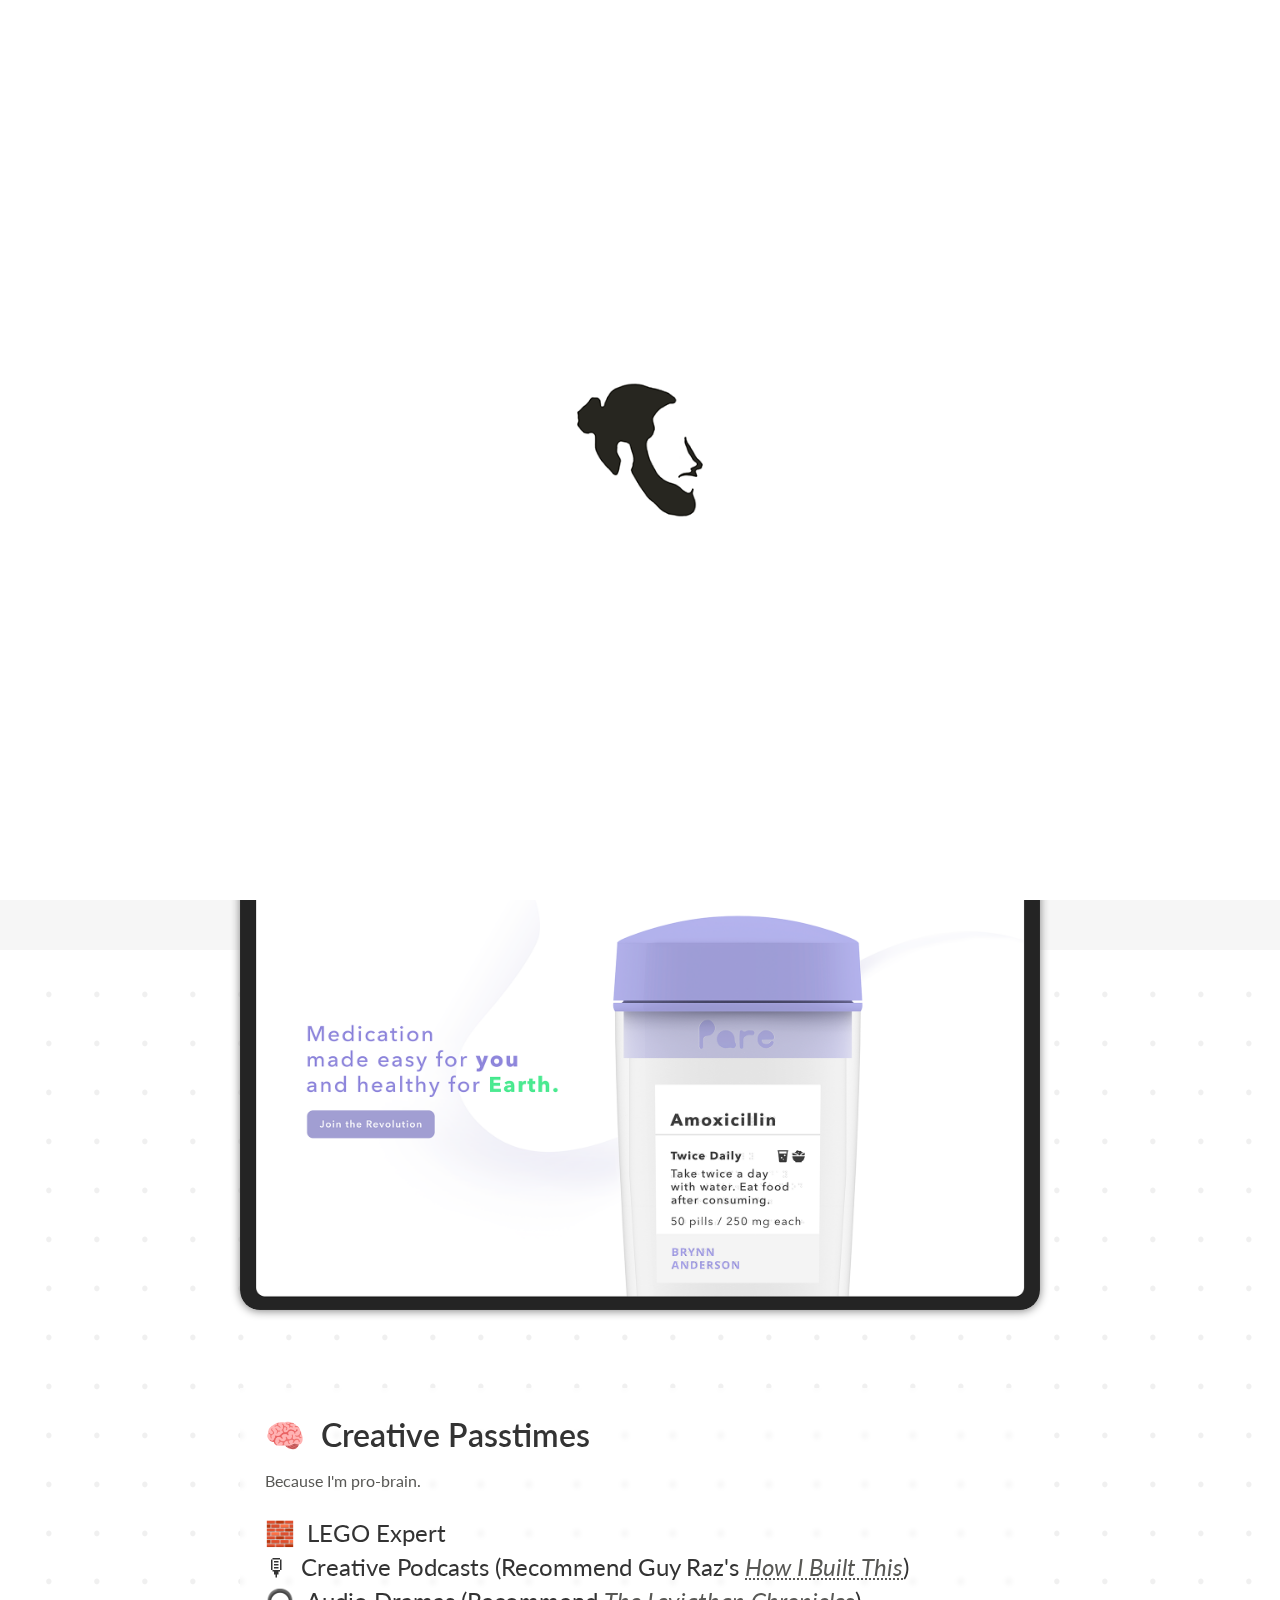
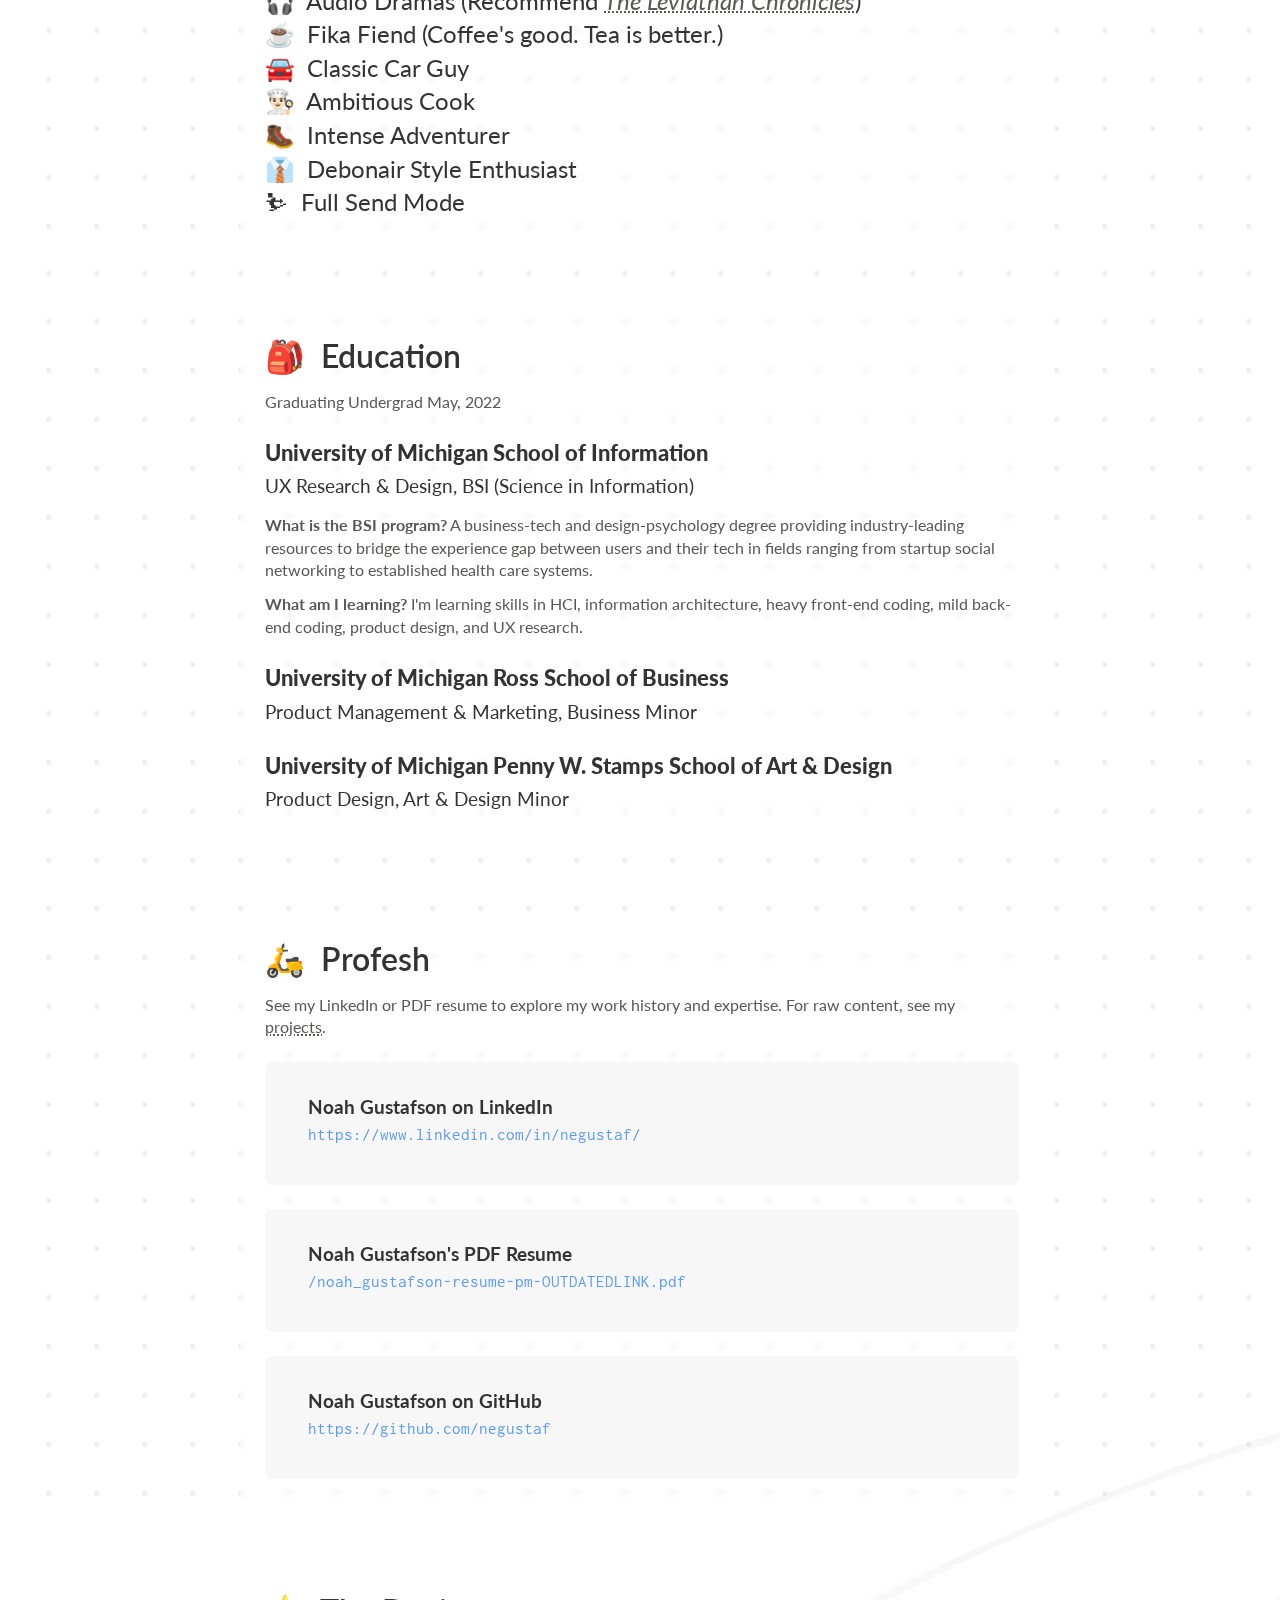
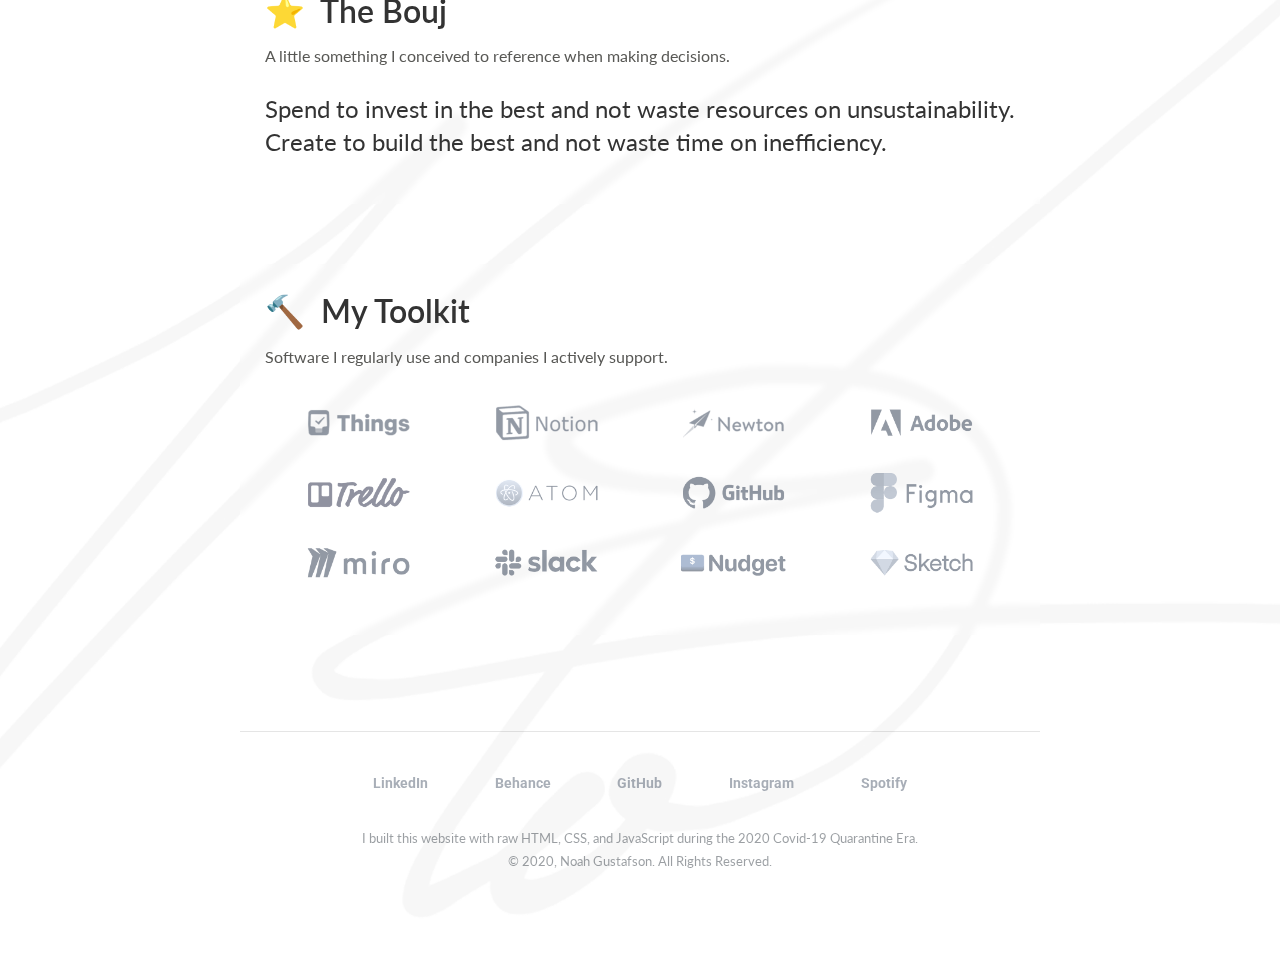
<file: index.html>
<!DOCTYPE html>
<html lang="en">
	<head>
		<!-- TITLE & META -->
		<title>Noah Gustafson</title>
		<meta name="”description”" content="Noah Gustafson's Portfolio">
		<!--<meta http-equiv="Cache-Control" content="no-cache, no-store, must-revalidate">
		<meta http-equiv="Pragma" content="no-cache">
		<meta http-equiv="Expires" content="0">-->
		<meta charset="utf-8">
		<meta http-equiv="x-ua-compatible" content="ie=edge">
		<!-- MOBILE META -->
		<meta name="viewport" content="width=device-width, initial-scale=1.0">
		<!-- FACEBOOK META --> <!-- default web image thumbnail for social sharing -->
		<meta property="og:image" content="https://negustaf.github.io/noahgustafson.com-v1.0/imgs/meta-link/socialmedia-placeholder.png">
		<meta property="og:image:type" content="image/png">
		<meta property="og:image:width" content="1024">
		<meta property="og:image:height" content="1024">
		<meta property='og:url' content="https://negustaf.github.io/noahgustafson.com-v1.0/imgs/meta-link/socialmedia-placeholder.png">
		<!-- CSS STYLESHEETS -->
		<link href="https://fonts.googleapis.com/css2?family=Lato:ital,wght@0,100;0,300;0,400;0,700;0,900;1,100;1,300;1,400;1,700;1,900&family=Roboto:ital,wght@0,100;0,300;0,400;0,500;0,700;0,900;1,100;1,300;1,400;1,500;1,700;1,900&display=swap" rel="stylesheet">
		<link rel="preconnect" href="https://fonts.gstatic.com">
		<link href="https://fonts.googleapis.com/css2?family=Inconsolata&display=swap" rel="stylesheet">
		<link rel="stylesheet" href="main.css">
		<link rel="stylesheet" href="loading/loading.css">
		<link rel="preload" type="image/png" href="https://negustaf.github.io/noahgustafson.com-v1.0/imgs/meta-link/socialmedia-placeholder.png" as="image">
		<!-- FAVICON -->
		<link rel="shortcut icon" type="image/x-icon" href="/favicon.ico">
		<!-- backup favicons -->
		<link rel="shortcut icon" href="/favicon.png">
		<link  rel="shortcut icon" type="image/x-icon" href="https://negustaf.github.io/noahgustafson.com-v1.0/favicon.png?v=2">
		<!-- "?v=2 sets new catch file" -->
		<!-- JAVASCRIPT -->
		<!-- more after main -->
		<script src="js/main.js"></script>
		<script src="//ajax.googleapis.com/ajax/libs/jquery/2.1.1/jquery.min.js"></script>
		<!-- Global site tag (gtag.js) - Google Analytics -->
		<script async src="https://www.googletagmanager.com/gtag/js?id=G-1WVPT8D3GH"></script>
		<script>
  		window.dataLayer = window.dataLayer || [];
  		function gtag(){dataLayer.push(arguments);}
  		gtag('js', new Date());

  		gtag('config', 'G-1WVPT8D3GH');
		</script>
	</head>
	<body class="footer-wrapper signature-background"> <!-- <body> == all visible content -->
		<div class="skip"><a href="#accessibility-jump">Skip to Main Content</a></div>
		<!-- SCROLL INDICATOR -->
		<div class="header-bar">
  		<div class="progress-container">
    		<div class="progress-bar" id="myBar"></div>
  		</div>
		</div>
		<div class="hero"></div>
		<div class="dot-grid"></div>
		<div id="sidebar" class="parallax-sidebar parallax-sidebar-fixed">
			<div class="parallax-sidebar-content">
				<h2 id="h-sidebar">More Content?</h2>
				<p id="text-sidebar">Let's talk shop!</p>
				<div class="link-email-box-sidebar" onclick="openExternalEmail()">
					<a id="link-email-sidebar" href="mailto:negustaf@umich.edu">@</a>
				</div>
			</div>
		</div>
		<div class="body">
			<header id="accessibility-jump">
				<div class="header-logo">
					<a href="https://negustaf.github.io/noahgustafson.com-v1.0/">
						<img class="header-logo-img" src="imgs/HipNoahSilhouette.png" alt="logo silhouette" height="30" width="30" style="vertical-align: middle;">
						<p class="header-logo-text">Noah Gustafson</p>
					</a>
				</div>
				<nav>
					<div class="desktop-nav">
						<ul class="nav-links">
							<li class="nav-item">
								<a href="https://negustaf.github.io/noahgustafson.com-v1.0/projects/">Projects</a>
							</li>
							<li class="nav-item">
								<a href="https://negustaf.github.io/noahgustafson.com-v1.0/nutshells/">NutShells</a>
							</li>
							<li class="nav-item">
								<a href="https://negustaf.github.io/noahgustafson.com-v1.0/standing-invite/">Standing Invite</a>
							</li>
						</ul>
					</div>
					<div class="mobile-hamburger">
						<div id="javascriptLink" class="overlay">
							<a href="javascript:void(0)" class="closebtn" onclick="closeNav()">&times;</a>
							<div class="overlay-content">
								<ul class="nav-links">
									<li class="nav-item">
										<a href="https://negustaf.github.io/noahgustafson.com-v1.0/projects/">Projects</a>
									</li>
									<li class="nav-item">
										<a href="https://negustaf.github.io/noahgustafson.com-v1.0/nutshells/">NutShells</a>
									</li>
									<li class="nav-item">
										<a href="https://negustaf.github.io/noahgustafson.com-v1.0/standing-invite/">Standing Invite</a>
									</li>
								</ul>
							</div>
						</div>
						<span onclick="openNav()" class="hamburger-menu">&#9776;</span>
					</div>
				</nav>
			</header>
			<main class="footer-wrapper">
				<!-- SPLASH SCREEN -->
				<div id="loader-main" class="loader">
	      	<img src='loading/loading-desktop.png' class='load-img-desktop' alt='loading...'>
					<img src='loading/loading-mobile.png' class='load-img-mobile' alt='loading...'>
	    	</div>
				<div class="flex-title">
					<img id="myImg" src="imgs/selfportraitsquircle.png" alt="Self portrait of me." height="100" width="100">
					<img id="mySignature" src="imgs/signature.png" alt="My signature." height="100" width="200">
					<!--<h1 id="h-namehead">Noah Gustafson</h1>-->
				</div>
				<h1 id="h-tagline">A data-driven, creative starter focused on building immersive products that foster delightful 3-second impressions and lasting experiences between everyday people and their tech.</h1>
				<p class="text">Products I started and incubated: PareHealth&mdash;a subscription service for reusable medication bottles and CritSpace&mdash;a social media platform for UX designers to exchange feedback on their case studies.</p>
				<p class="text">I love helping out in my community. Since finishing Boy Scouts, I work with a campus church to get their digital presence and student marketing running.</p>
				<div class="project-thumbnail-positioning-large">
					<div class="project-thumbnail">
						<a href="https://negustaf.github.io/noahgustafson.com-v1.0/projects/">
							<img class="project-thumbnail-img-large" src="imgs/parehealthtab.png" alt="PareHealth project link." width="1920" height="1228">
						</a>
					</div>
				</div>
				<div class="block-background h1-highmargin">
					<h1 class="h-subtext">🧠&nbsp;&nbsp;Creative Passtimes</h1>
					<p class="subtext">Because I'm pro-brain.</p>
					<p class="text-shortmargin text">
						🧱&nbsp;&nbsp;LEGO Expert<br>
						🎙&nbsp;&nbsp;Creative Podcasts (Recommend Guy Raz's <a class="link-inline" href="https://www.npr.org/podcasts/510313/how-i-built-this" target="_blank" rel="noopener noreferrer"><i>How I Built This</i></a>)<br>
						🎧&nbsp;&nbsp;Audio Dramas (Recommend <a class="link-inline" href="https://www.leviathanchronicles.com/" target="_blank" rel="noopener noreferrer"><i>The Leviathan Chronicles</i></a>)<br>
						☕️&nbsp;&nbsp;Fika Fiend (Coffee's good. Tea is better.)<br>
						🚘&nbsp;&nbsp;Classic Car Guy<br>
						👨🏻‍🍳&nbsp;&nbsp;Ambitious Cook<br>
						🥾&nbsp;&nbsp;Intense Adventurer<br>
						👔&nbsp;&nbsp;Debonair Style Enthusiast<br>
						⛷&nbsp;&nbsp;Full Send Mode
					</p>
				</div>
				<div class="block-background h1-highmargin">
					<h1 class="h-subtext">🎒&nbsp;&nbsp;Education</h1>
					<p class="subtext">Graduating Undergrad May, 2022</p>
					<h2 class="text-shortmargin"><strong>University of Michigan School of Information</strong></h2>
					<h3>UX Research & Design, BSI (Science in Information)</h3>
					<p id="p-subtext-shortmargin" class="subtext"><strong>What is the BSI program?</strong> A business-tech and design-psychology degree providing industry-leading resources to bridge the experience gap between users and their tech in fields ranging from startup social networking to established health care systems.</p>
					<p class="p-subtext-shortmargin-last subtext"><strong>What am I learning?</strong> I'm learning skills in HCI, information architecture, heavy front-end coding, mild back-end coding, product design, and UX research.</p>
					<h2 class="text-shortmargin"><strong>University of Michigan Ross School of Business</strong></h2>
					<h3 class="p-subtext-shortmargin-last">Product Management & Marketing, Business Minor</h3>
					<h2 class="text-shortmargin"><strong>University of Michigan Penny W. Stamps School of Art & Design</strong></h2>
					<h3>Product Design, Art & Design Minor</h3>
				</div>
				<div class="bottom block-background h1-highmargin">
					<h1 class="h-subtext">🛵&nbsp;&nbsp;Profesh</h1>
					<p class="subtext">See my LinkedIn or PDF resume to explore my work history and expertise. For raw content, see my <a class="link-inline" href="https://negustaf.github.io/noahgustafson.com/projects/" target="_blank" rel="noopener noreferrer">projects</a>.</p>
					<div class="bookmark-outer bookmark-outer-link" onclick="openExternalLinkedIn()">
						<div class="bookmark-inner bookmark-inner-link">
							<div class="bookmark-text">
								<!--<h2>Need a conversation starter?</h2>-->
								<p><strong>Noah Gustafson on LinkedIn</strong></p>
								<p class="bookmark-text-link">https://www.linkedin.com/in/negustaf/</p>
							</div>
						</div>
					</div>
					<div class="bookmark-outer bookmark-outer-link" onclick="openExternalResumePDF()" rel="nofollow noopener">
						<div class="bookmark-inner bookmark-inner-link">
							<div class="bookmark-text">
								<!--<h2>Need a conversation starter?</h2>-->
								<p><strong>Noah Gustafson's PDF Resume</strong></p>
								<p class="bookmark-text-link">/noah_gustafson-resume-pm-OUTDATEDLINK.pdf</p>
							</div>
						</div>
					</div>
					<div class="bookmark-outer bookmark-outer-link" onclick="openExternalGitHub()">
						<div class="bookmark-inner bookmark-inner-link">
							<div class="bookmark-text">
								<!--<h2>Need a conversation starter?</h2>-->
								<p><strong>Noah Gustafson on GitHub</strong></p>
								<p class="bookmark-text-link">https://github.com/negustaf</p>
							</div>
						</div>
					</div>
				</div>
				<div class="block-background h1-highmargin">
					<h1 class="h-subtext">⭐&nbsp;&nbsp;The Bouj</h1>
					<p class="subtext">A little something I conceived to reference when making decisions.</p>
					<p class="text">Spend to invest in the best and not waste resources on unsustainability. Create to build the best and not waste time on inefficiency.</p>
				</div>
				<!--<h1>😄&nbsp;&nbsp;I am at my best...</h1>
				<p class="text">after talking to someone intellectually or joyously, especially in the morning.</p>-->
				<!--<div class="bookmark-outer">
					<div class="bookmark-inner">
						<h4>Budweiser's 1999: Wassup?</h4>
						<a class="bookmark-link"></a>
					</div>
				</div>-->
				<!-- <a href="https://www.linkedin.com/in/negustaf/" class="linkedin">LinkedIn</a>
				<a href="https://www.instagram.com/thelifeofnegus/" class="instagram">Instagram</a>
				<a href="https://www.behance.net/thedesignofnegus" class="behance">Behance</a>
				<a href="https://open.spotify.com/user/12140083189?si=nihkLLVKQlK-M3A6FV1tzg" class="spotify">Spotify</a>
				<a href="mailto:negustaf@umich.edu" class="email">Email Me</a> -->
				<div class="block-background h1-highmargin">
					<h1 class="h-subtext">🔨&nbsp;&nbsp;My Toolkit</h1>
					<p class="subtext" id="p-subtext-largemargin">Software I regularly use and companies I actively support.</p>
					<!-- GRID METHOD -->
					<div class="favorite-tools-container">
						<a class="things3 column" href="https://culturedcode.com/things/" target="_blank" rel="noopener noreferrer">
							<span style="visibility: hidden;">Things3</span>
						</a>
						<a class="notion column" href="https://www.notion.so/" target="_blank" rel="noopener noreferrer">
							<span style="visibility: hidden;">Notion</span>
						</a>
						<a class="newton column" href="https://newtonhq.com" target="_blank" rel="noopener noreferrer">
							<span style="visibility: hidden;">Newton</span>
						</a>
						<a class="adobe column" href="https://adobe.com" target="_blank" rel="noopener noreferrer">
							<span style="visibility: hidden;">Adobe</span>
						</a>
						<a class="trello column" href="https://trello.com" target="_blank" rel="noopener noreferrer">
							<span style="visibility: hidden;">Trello</span>
						</a>
						<a class="atom column" href="https://atom.io/" target="_blank" rel="noopener noreferrer">
							<span style="visibility: hidden;">Atom IDE</span>
						</a>
						<a class="github column" href="https://github.com/negustaf" target="_blank" rel="noopener noreferrer">
							<span style="visibility: hidden;">GitHub</span>
						</a>
						<a class="figma column" href="https://www.figma.com" target="_blank" rel="noopener noreferrer">
							<span style="visibility: hidden;">Figma</span>
						</a>
						<a class="miro column" href="https://miro.com/" target="_blank" rel="noopener noreferrer">
							<span style="visibility: hidden;">Miro</span>
						</a>
						<a class="slack column" href="https://slack.com/" target="_blank" rel="noopener noreferrer">
							<span style="visibility: hidden;">Slack</span>
						</a>
						<a class="nudget column" href="https://nudgetapp.com/" target="_blank" rel="noopener noreferrer">
							<span style="visibility: hidden;">Nudget</span>
						</a>
						<a class="sketch column" href="https://www.sketch.com" target="_blank" rel="noopener noreferrer">
							<span style="visibility: hidden;">Sketch</span>
						</a>
					</div>
				</div>
				<!-- FLEXBOX METHOD -->
				<!-- DESKTOP VIEW -->
				<!--<div class="favorite-tools-desktop ftd1">
					<a class="things3 favorite-column" href="https://culturedcode.com/things/" target="_blank"></a>
					<a class="notion favorite-column" href="https://www.notion.so/" target="_blank"></a>
					<a class="newton favorite-column" href="https://newtonhq.com" target="_blank"></a>
					<a class="adobe favorite-column" href="https://adobe.com" target="_blank"></a>
				</div>
				<div class="favorite-tools-desktop">
					<a class="trello favorite-column" href="https://trello.com" target="_blank"></a>
					<a class="miro favorite-column" href="https://miro.com/" target="_blank"></a>
					<a class="sketch favorite-column" href="https://www.sketch.com" target="_blank"></a>
					<a class="figma favorite-column" href="https://www.figma.com" target="_blank"></a>
				</div>-->
				<!-- MOBILE VIEW -->
				<!--<div class="favorite-tools-mobile">
					<div class="favorite-column">
						<a class="things3" href="https://culturedcode.com/things/" target="_blank"></a>
						<a class="notion" href="https://www.notion.so/" target="_blank"></a>
					</div>
					<div class="favorite-column">
						<a class="newton favorite-column" href="https://newtonhq.com" target="_blank"></a>
						<a class="adobe favorite-column" href="https://adobe.com" target="_blank"></a>
					</div>
					<div class="favorite-column">
						<a class="trello favorite-column" href="https://trello.com" target="_blank"></a>
						<a class="miro favorite-column" href="https://miro.com/" target="_blank"></a>
					</div>
					<div class="favorite-column">
						<a class="sketch favorite-column" href="https://www.sketch.com" target="_blank"></a>
						<a class="figma favorite-column" href="https://www.figma.com" target="_blank"></a>
					</div>
				</div>-->
			</main>
			<footer>
				<div class="footer-line"></div>
				<div class="foot-social">
					<a href="https://www.linkedin.com/in/negustaf/" target="_blank" rel="noopener noreferrer" class="social-linkedin">LinkedIn</a>
					<a href="https://www.behance.net/thedesignofnegus" target="_blank" rel="noopener noreferrer" class="social-behance">Behance</a>
					<a href="https://github.com/negustaf" target="_blank" rel="noopener noreferrer" class="social-github">GitHub</a>
					<a href="https://www.instagram.com/thelifeofnegus/" target="_blank" rel="noopener noreferrer" class="social-instagram">Instagram</a>
					<a href="https://open.spotify.com/user/12140083189?si=nihkLLVKQlK-M3A6FV1tzg" target="_blank" rel="noopener noreferrer" class="social-spotify">Spotify</a>
				</div>
				<div class="text-foot-mobilewrapper">
					<p id="text-foot" class="text">I built this website with raw HTML, CSS, and JavaScript during the 2020 Covid-19 Quarantine Era.</p>
					<p id="text-foot-copyright" class="text">&copy; 2020, Noah Gustafson. All Rights Reserved.</p>
				</div>
		</footer>
	</div>
	<!-- JAVASCRIPT -->
	<script>
		// SPLASH SCREEN
		window.addEventListener("load", function () {
			const loader = document.querySelector(".loader");
			loader.className += " hidden";
		});
	</script>
	</body>
</html>
</file>
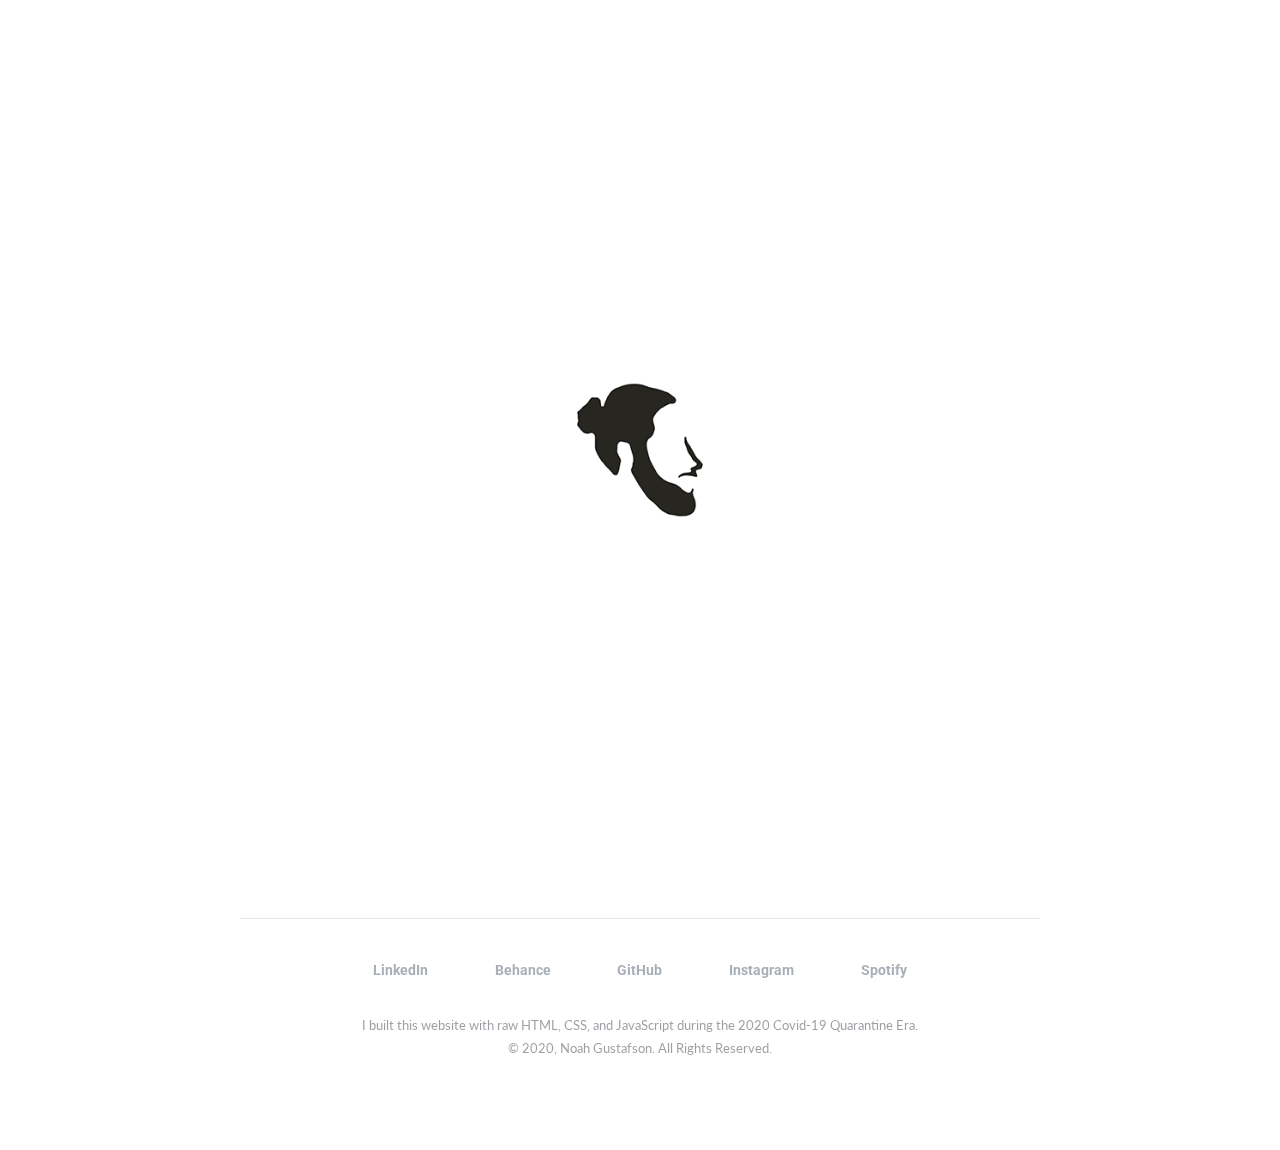
<file: nutshells/index.html>
<!DOCTYPE html>
<html lang="en">
	<head>
		<!-- TITLE & META -->
		<title>NutShells</title>
		<meta charset="utf-8">
		<meta http-equiv="x-ua-compatible" content="ie=edge">
		<!-- MOBILE META -->
		<meta name="viewport" content="width=device-width, initial-scale=1.0">
		<!-- FACEBOOK META --> <!-- default web image thumbnail for social sharing -->
		<meta property="og:image" content="https://negustaf.github.io/noahgustafson.com-v1.0/imgs/meta-link/socialmedia-placeholder.png">
		<meta property="og:image:type" content="image/png">
		<meta property="og:image:width" content="1024">
		<meta property="og:image:height" content="1024">
		<!-- CSS STYLESHEETS -->
		<link href="https://fonts.googleapis.com/css2?family=Lato:ital,wght@0,100;0,300;0,400;0,700;0,900;1,100;1,300;1,400;1,700;1,900&family=Roboto:ital,wght@0,100;0,300;0,400;0,500;0,700;0,900;1,100;1,300;1,400;1,500;1,700;1,900&display=swap" rel="stylesheet">
		<link rel="stylesheet" href="../main.css">
		<link rel="stylesheet" href="../loading/loading.css">
		<!-- FAVICON -->
		<link rel="shortcut icon" type="image/x-icon" href="/favicon.ico">
		<!-- backup favicons -->
		<link rel="shortcut icon" href="/favicon.png">
		<link  rel="shortcut icon" type="image/x-icon" href="https://negustaf.github.io/noahgustafson.com-v1.0/favicon.png?v=2">
		<!-- "?v=2 sets new catch file" -->
		<!-- JAVASCRIPT -->
		<script src="../js/main.js"></script>
		<!-- Global site tag (gtag.js) - Google Analytics -->
		<script async src="https://www.googletagmanager.com/gtag/js?id=G-1WVPT8D3GH"></script>
		<script>
  		window.dataLayer = window.dataLayer || [];
  		function gtag(){dataLayer.push(arguments);}
  		gtag('js', new Date());

  		gtag('config', 'G-1WVPT8D3GH');
		</script>
	</head>
	<body> <!-- <body> == all visible content -->
		<div class="skip"><a href="#accessibility-jump">Skip to Main Content</a></div>
		<!-- SCROLL INDICATOR -->
		<div class="header-bar">
  		<div class="progress-container">
    		<div class="progress-bar" id="myBar"></div>
  		</div>
		</div>
		<div class="parallax-sidebar parallax-sidebar-fixed" id="sidebar">
			<div class="parallax-sidebar-content">
				<h2 id="h-sidebar">More Content?</h2>
				<p id="text-sidebar">Let's talk shop!</p>
				<div class="link-email-box-sidebar" onclick="openExternalEmail()">
					<a id="link-email-sidebar" href="mailto:negustaf@umich.edu">@</a>
				</div>
			</div>
		</div>
		<div class="body">
			<header id="accessibility-jump">
				<div class="header-logo">
					<a href="https://negustaf.github.io/noahgustafson.com-v1.0/">
						<img class="header-logo-img" src="../imgs/HipNoahSilhouette.png" alt="logo" height="30" width="30" style="vertical-align:middle;">
						<p class="header-logo-text">Noah Gustafson</p>
					</a>
				</div>
				<nav>
					<div class="desktop-nav">
						<ul class="nav-links">
							<li class="nav-item">
								<a href="https://negustaf.github.io/noahgustafson.com-v1.0/projects/">Projects</a>
							</li>
							<li class="nutshells-page nav-item">
								<a href="https://negustaf.github.io/noahgustafson.com-v1.0/nutshells/">NutShells</a>
							</li>
							<li class="nav-item">
								<a href="https://negustaf.github.io/noahgustafson.com-v1.0/standing-invite/">Standing Invite</a>
							</li>
						</ul>
					</div>
					<div class="mobile-hamburger">
						<div id="javascriptLink" class="overlay">
							<a href="javascript:void(0)" class="closebtn" onclick="closeNav()">&times;</a>
							<div class="overlay-content">
								<ul class="nav-links">
									<li class="nav-item">
										<a href="https://negustaf.github.io/noahgustafson.com-v1.0/">Noah Gustafson</a>
									</li>
									<li class="nav-item">
										<a href="https://negustaf.github.io/noahgustafson.com-v1.0/projects/">Projects</a>
									</li>
									<li class="nutshells-page nav-item">
										<a href="https://negustaf.github.io/noahgustafson.com-v1.0/nutshells/">NutShells</a>
									</li>
									<li class="nav-item">
										<a href="https://negustaf.github.io/noahgustafson.com-v1.0/standing-invite/">Standing Invite</a>
									</li>
								</ul>
							</div>
						</div>
						<span onclick="openNav()" class="hamburger-menu">&#9776;</span>
					</div>
				</nav>
			</header>
			<main class="footer-wrapper">
			<!-- SPLASH SCREEN SPINNER -->
			<div id="loader-main" class="loader">
      	<img src='../loading/loading-desktop.png' class='load-img-desktop' alt='loading...'>
				<img src='../loading/loading-mobile.png' class='load-img-mobile' alt='loading...'>
    	</div>
			<div class="block-background h1-highmargin">
				<h1 class="header">🥜&nbsp;&nbsp;NutShells</h1>
				<p class="text">Walnuts—quite small, but densely packed with meaty, nutty flavor. <!--Almonds though, you need salt. -->I enjoy writing walnuts.</p>
				<p class="text">NutShells is my deployed record of walnut articles—proficiencies, interests, and goodies—all packed into a nutshell.</p>
				<h2 id="h2-comingsoon">Coming soon.</h2>
			</div>
		</main>
		<footer>
			<div class="footer-line"></div>
			<div class="foot-social">
				<a href="https://www.linkedin.com/in/negustaf/" target="_blank" rel="noopener noreferrer" class="social-linkedin">LinkedIn</a>
				<a href="https://www.behance.net/thedesignofnegus" target="_blank" rel="noopener noreferrer" class="social-behance">Behance</a>
				<a href="https://github.com/negustaf" target="_blank" rel="noopener noreferrer" class="social-github">GitHub</a>
				<a href="https://www.instagram.com/thelifeofnegus/" target="_blank" rel="noopener noreferrer" class="social-instagram">Instagram</a>
				<a href="https://open.spotify.com/user/12140083189?si=nihkLLVKQlK-M3A6FV1tzg" target="_blank" rel="noopener noreferrer" class="social-spotify">Spotify</a>
			</div>
			<div class="text-foot-mobilewrapper">
				<p id="text-foot" class="text">I built this website with raw HTML, CSS, and JavaScript during the 2020 Covid-19 Quarantine Era.</p>
				<p id="text-foot-copyright" class="text">&copy; 2020, Noah Gustafson. All Rights Reserved.</p>
			</div>
		</footer>
	</div>
	<script>
		// SPLASH SCREEN
		window.addEventListener("load", function () {
			const loader = document.querySelector(".loader");
			loader.className += " hidden";
		});
	</script>
	</body>
</html>
</file>
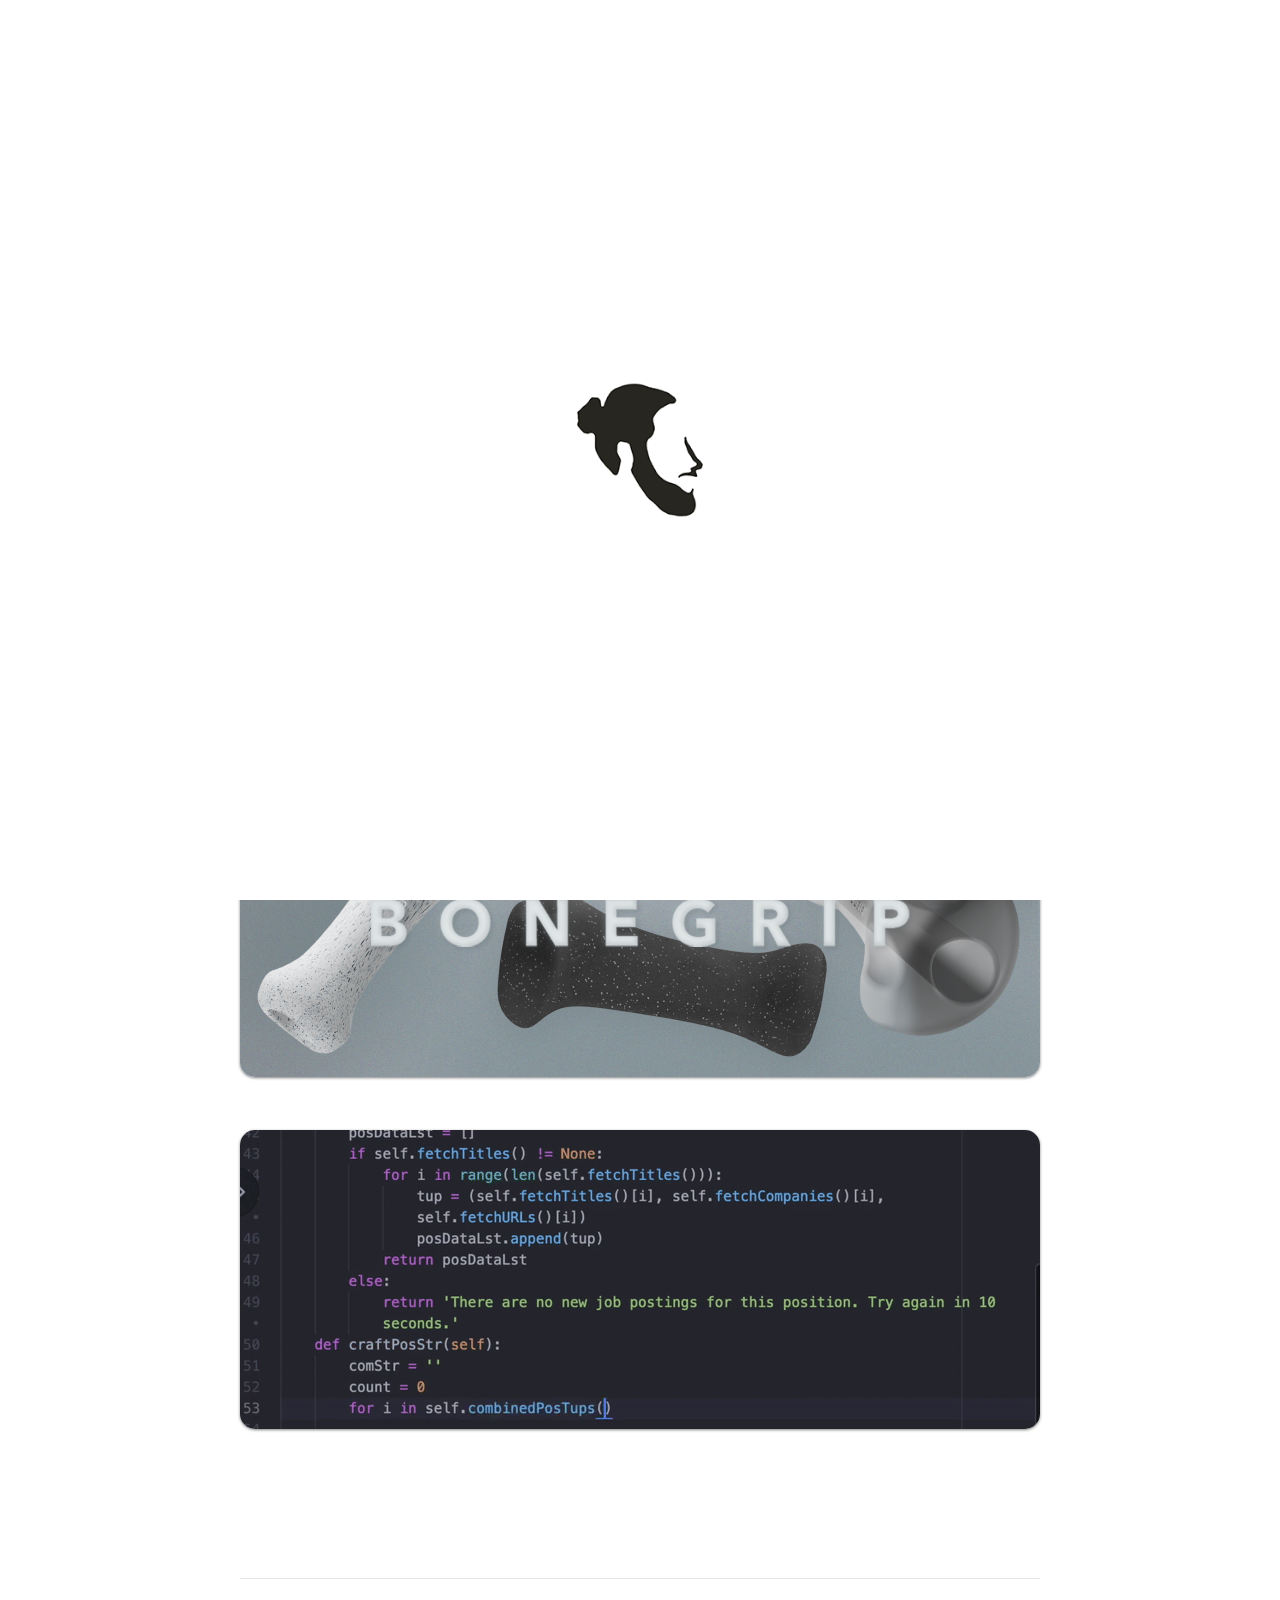
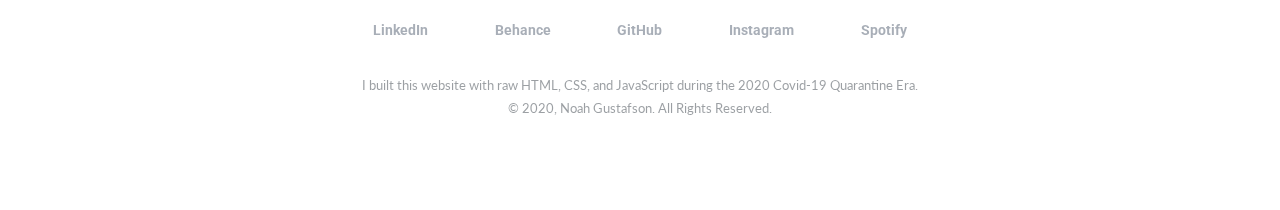
<file: projects/index.html>
<!DOCTYPE html>
<html lang="en">
	<head>
		<!-- TITLE & META -->
		<title>Projects</title>
		<meta charset="utf-8">
		<meta http-equiv="x-ua-compatible" content="ie=edge">
		<!-- MOBILE META -->
		<meta name="viewport" content="width=device-width, initial-scale=1.0">
		<!-- FACEBOOK META --> <!-- default web image thumbnail for social sharing -->
		<meta property="og:image" content="https://negustaf.github.io/noahgustafson.com-v1.0/imgs/meta-link/socialmedia-placeholder.png">
		<meta property="og:image:type" content="image/png">
		<meta property="og:image:width" content="1024">
		<meta property="og:image:height" content="1024">
		<!-- CSS STYLESHEETS -->
		<link href="https://fonts.googleapis.com/css2?family=Lato:ital,wght@0,100;0,300;0,400;0,700;0,900;1,100;1,300;1,400;1,700;1,900&family=Roboto:ital,wght@0,100;0,300;0,400;0,500;0,700;0,900;1,100;1,300;1,400;1,500;1,700;1,900&display=swap" rel="stylesheet">
		<link rel="stylesheet" href="../main.css">
		<link rel="stylesheet" href="../loading/loading.css">
		<!-- FAVICON -->
		<link rel="shortcut icon" type="image/x-icon" href="/favicon.ico">
		<!-- backup favicons -->
		<link rel="shortcut icon" href="/favicon.png">
		<link  rel="shortcut icon" type="image/x-icon" href="https://negustaf.github.io/noahgustafson.com-v1.0/favicon.png?v=2">
		<!-- "?v=2 sets new catch file" -->
		<!-- JAVASCRIPT -->
		<script src="../js/main.js"></script>
		<!-- Global site tag (gtag.js) - Google Analytics -->
		<script async src="https://www.googletagmanager.com/gtag/js?id=G-1WVPT8D3GH"></script>
		<script>
  		window.dataLayer = window.dataLayer || [];
  		function gtag(){dataLayer.push(arguments);}
  		gtag('js', new Date());

  		gtag('config', 'G-1WVPT8D3GH');
		</script>
	</head>
	<body> <!-- <body> == all visible content -->
		<div class="skip"><a href="#accessibility-jump">Skip to Main Content</a></div>
		<!-- SCROLL INDICATOR -->
		<div class="header-bar">
  		<div class="progress-container">
    		<div class="progress-bar" id="myBar"></div>
  		</div>
		</div>
		<div class="parallax-sidebar parallax-sidebar-fixed" id="sidebar">
			<div class="parallax-sidebar-content">
				<h2 id="h-sidebar">More Content?</h2>
				<p id="text-sidebar">Let's talk shop!</p>
				<div class="link-email-box-sidebar" onclick="openExternalEmail()">
					<a id="link-email-sidebar" href="mailto:negustaf@umich.edu">@</a>
				</div>
			</div>
		</div>
		<div class="body">
			<header id="accessibility-jump">
				<div class="header-logo">
					<a href="https://negustaf.github.io/noahgustafson.com-v1.0/">
						<img class="header-logo-img" src="../imgs/HipNoahSilhouette.png" alt="logo" height="30" width="30" style="vertical-align:middle;">
						<p class="header-logo-text">Noah Gustafson</p>
					</a>
				</div>
				<nav>
					<div class="desktop-nav">
						<ul class="nav-links">
							<li class="projects-page nav-item">
								<a href="https://negustaf.github.io/noahgustafson.com-v1.0/projects/">Projects</a>
							</li>
							<li class="nav-item">
								<a href="https://negustaf.github.io/noahgustafson.com-v1.0/nutshells/">NutShells</a>
							</li>
							<li class="nav-item">
								<a href="https://negustaf.github.io/noahgustafson.com-v1.0/standing-invite/">Standing Invite</a>
							</li>
						</ul>
					</div>
					<div class="mobile-hamburger">
						<div id="javascriptLink" class="overlay">
							<a href="javascript:void(0)" class="closebtn" onclick="closeNav()">&times;</a>
							<div class="overlay-content">
								<ul class="nav-links">
									<li class="nav-item">
										<a href="https://negustaf.github.io/noahgustafson.com-v1.0/">Noah Gustafson</a>
									</li>
									<li class="projects-page nav-item">
										<a href="https://negustaf.github.io/noahgustafson.com-v1.0/projects/">Projects</a>
									</li>
									<li class="nav-item">
										<a href="https://negustaf.github.io/noahgustafson.com-v1.0/nutshells/">NutShells</a>
									</li>
									<li class="nav-item">
										<a href="https://negustaf.github.io/noahgustafson.com-v1.0/standing-invite/">Standing Invite</a>
									</li>
								</ul>
							</div>
						</div>
						<span onclick="openNav()" class="hamburger-menu">&#9776;</span>
					</div>
				</nav>
			</header>
			<main class="footer-wrapper">
			<!-- SPLASH SCREEN SPINNER -->
			<div id="loader-main" class="loader">
      	<img src='../loading/loading-desktop.png' class='load-img-desktop' alt='loading...'>
				<img src='../loading/loading-mobile.png' class='load-img-mobile' alt='loading...'>
    	</div>
			<div class="block-background h1-highmargin">
				<h1 class="header">📽&nbsp;&nbsp;My Projects</h1>
				<p class="text">Discover tangible product design, digital design, product incubation, mobile and web front-end development, and dabbling in backend dev.</p>
			</div>
			<div id="projects-long">
				<div class="project-thumbnail-positioning">
						<a href="https://www.behance.net/gallery/105897787/PareHealth-Delivering-You-Reusable-Medication-Bottles">
							<img class="project-thumbnail-img" src="../imgs/projects/parehealththumb-long.png" alt="PareHealth Project" width="1600" height="600">
						</a>
				</div>
				<div class="project-thumbnail-positioning">
						<a href="https://www.behance.net/gallery/89895151/Universal-Arthritic-Knife-Handle">
							<img class="project-thumbnail-img" src="../imgs/projects/bonegripthumb-long.png" alt="BoneGrip Arthritic Knifehandle Project" width="1600" height="600">
						</a>
				</div>
				<div class="project-thumbnail-positioning">
					<a href="https://github.com/negustaf">
						<img class="project-thumbnail-img" src="../imgs/projects/livecoding-long.gif" alt="Link to Noah's GitHub." width="800" height="299">
					</a>
				</div>
			</div>
			<div id="projects-short">
				<div class="project-thumbnail-positioning">
						<a href="https://www.behance.net/gallery/105897787/PareHealth-Delivering-You-Reusable-Medication-Bottles">
							<img class="project-thumbnail-img" src="../imgs/projects/parehealththumb-short.png" alt="PareHealth Project" width="1600" height="600">
						</a>
				</div>
				<div class="project-thumbnail-positioning">
						<a href="https://www.behance.net/gallery/89895151/Universal-Arthritic-Knife-Handle">
							<img class="project-thumbnail-img" src="../imgs/projects/bonegripthumb-short.png" alt="BoneGrip Arthritic Knifehandle Project" width="1600" height="600">
						</a>
				</div>
				<div class="project-thumbnail-positioning">
					<a href="https://github.com/negustaf">
						<img class="project-thumbnail-img" src="../imgs/projects/livecoding-short.gif" alt="Link to Noah's GitHub." width="531" height="299">
					</a>
				</div>
			</div>
		</main>
		<footer>
			<div class="footer-line"></div>
			<div class="foot-social">
				<a href="https://www.linkedin.com/in/negustaf/" target="_blank" rel="noopener noreferrer" class="social-linkedin">LinkedIn</a>
				<a href="https://www.behance.net/thedesignofnegus" target="_blank" rel="noopener noreferrer" class="social-behance">Behance</a>
				<a href="https://github.com/negustaf" target="_blank" rel="noopener noreferrer" class="social-github">GitHub</a>
				<a href="https://www.instagram.com/thelifeofnegus/" target="_blank" rel="noopener noreferrer" class="social-instagram">Instagram</a>
				<a href="https://open.spotify.com/user/12140083189?si=nihkLLVKQlK-M3A6FV1tzg" target="_blank" rel="noopener noreferrer" class="social-spotify">Spotify</a>
			</div>
			<div class="text-foot-mobilewrapper">
				<p id="text-foot" class="text">I built this website with raw HTML, CSS, and JavaScript during the 2020 Covid-19 Quarantine Era.</p>
				<p id="text-foot-copyright" class="text">&copy; 2020, Noah Gustafson. All Rights Reserved.</p>
			</div>
		</footer>
	</div>
	<script>
		// SPLASH SCREEN
		window.addEventListener("load", function () {
			const loader = document.querySelector(".loader");
			loader.className += " hidden";
		});
	</script>
	</body>
</html>
</file>
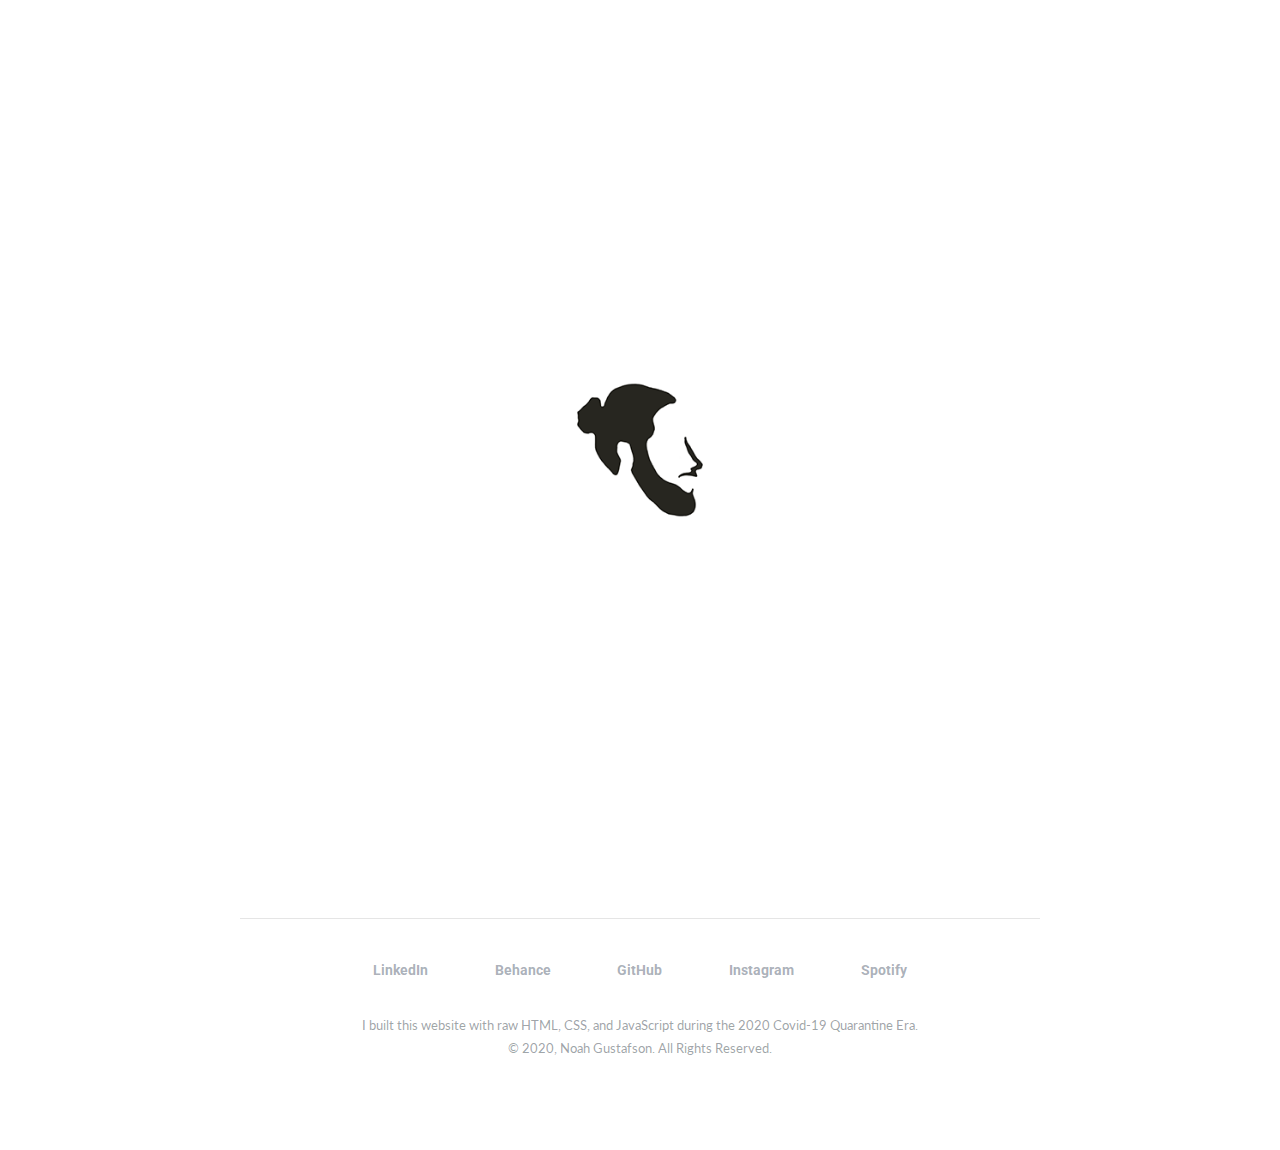
<file: standing-invite/index.html>
<!DOCTYPE html>
<html lang="en">
	<head>
		<!-- TITLE & META -->
		<title>Standing Invite</title>
		<meta charset="utf-8">
		<meta http-equiv="x-ua-compatible" content="ie=edge">
		<!-- MOBILE META -->
		<meta name="viewport" content="width=device-width, initial-scale=1.0">
		<!-- FACEBOOK META --> <!-- default web image thumbnail for social sharing -->
		<meta property="og:image" content="https://negustaf.github.io/noahgustafson.com-v1.0/imgs/meta-link/socialmedia-placeholder.png">
		<meta property="og:image:type" content="image/png">
		<meta property="og:image:width" content="1024">
		<meta property="og:image:height" content="1024">
		<!-- CSS STYLESHEETS -->
		<link href="https://fonts.googleapis.com/css2?family=Lato:ital,wght@0,100;0,300;0,400;0,700;0,900;1,100;1,300;1,400;1,700;1,900&family=Roboto:ital,wght@0,100;0,300;0,400;0,500;0,700;0,900;1,100;1,300;1,400;1,500;1,700;1,900&display=swap" rel="stylesheet">
		<link rel="stylesheet" href="../main.css">
		<link rel="stylesheet" href="../loading/loading.css">
		<!-- FAVICON -->
		<link rel="shortcut icon" type="image/x-icon" href="/favicon.ico">
		<!-- backup favicons -->
		<link rel="shortcut icon" href="/favicon.png">
		<link  rel="shortcut icon" type="image/x-icon" href="https://negustaf.github.io/noahgustafson.com-v1.0/favicon.png?v=2">
		<!-- "?v=2 sets new catch file" -->
		<!-- JAVASCRIPT -->
		<script src="../js/main.js"></script>
		<!-- Global site tag (gtag.js) - Google Analytics -->
		<script async src="https://www.googletagmanager.com/gtag/js?id=G-1WVPT8D3GH"></script>
		<script>
  		window.dataLayer = window.dataLayer || [];
  		function gtag(){dataLayer.push(arguments);}
  		gtag('js', new Date());

  		gtag('config', 'G-1WVPT8D3GH');
		</script>
	</head>
	<body> <!-- <body> == all visible content -->
		<div class="skip"><a href="#accessibility-jump">Skip to Main Content</a></div>
		<!-- SCROLL INDICATOR -->
		<div class="header-bar">
  		<div class="progress-container">
    		<div class="progress-bar" id="myBar"></div>
  		</div>
		</div>
		<div class="body">
			<header id="accessibility-jump">
				<div class="header-logo">
					<a href="https://negustaf.github.io/noahgustafson.com-v1.0/">
						<img class="header-logo-img" src="../imgs/HipNoahSilhouette.png" alt="logo" height="30" width="30" style="vertical-align:middle;">
						<p class="header-logo-text">Noah Gustafson</p>
					</a>
				</div>
				<nav>
					<div class="desktop-nav">
						<ul class="nav-links">
							<li class="nav-item">
								<a href="https://negustaf.github.io/noahgustafson.com-v1.0/projects/">Projects</a>
							</li>
							<li class="nav-item">
								<a href="https://negustaf.github.io/noahgustafson.com-v1.0/nutshells/">NutShells</a>
							</li>
							<li class="standing-invite-page nav-item">
								<a href="https://negustaf.github.io/noahgustafson.com-v1.0/standing-invite/">Standing Invite</a>
							</li>
						</ul>
					</div>
					<div class="mobile-hamburger">
						<div id="javascriptLink" class="overlay">
							<a href="javascript:void(0)" class="closebtn" onclick="closeNav()">&times;</a>
							<div class="overlay-content">
								<ul class="nav-links">
									<li class="nav-item">
										<a href="https://negustaf.github.io/noahgustafson.com-v1.0/">Noah Gustafson</a>
									</li>
									<li class="nav-item">
										<a href="https://negustaf.github.io/noahgustafson.com-v1.0/projects/">Projects</a>
									</li>
									<li class="nav-item">
										<a href="https://negustaf.github.io/noahgustafson.com-v1.0/nutshells/">NutShells</a>
									</li>
									<li class="standing-invite-page nav-item">
										<a href="https://negustaf.github.io/noahgustafson.com-v1.0/standing-invite/">Standing Invite</a>
									</li>
								</ul>
							</div>
						</div>
						<span onclick="openNav()" class="hamburger-menu">&#9776;</span>
					</div>
				</nav>
			</header>
			<main class="footer-wrapper">
			<!-- SPLASH SCREEN SPINNER -->
			<div id = "loader-main" class="loader">
      	<img src='../loading/loading-desktop.png' class='load-img-desktop' alt='loading...'>
				<img src='../loading/loading-mobile.png' class='load-img-mobile' alt='loading...'>
    	</div>
			<div class="block-background h1-highmargin">
				<h1 class="header">👋&nbsp;&nbsp;Hiuh!</h1>
				<p class="text"><!--I want to learn and I want to help others learn.-->Learning is mutual. That's why you should reach out to me.</p>
				<p class="text">I'm always looking for others who are passionate about building delightful experiences. If that sounds like you, shoot me a message.</p>
				<div class="link-email-underline text">
					<a id="link-email" class="link-inline" href="mailto:negustaf@umich.edu">Let's Talk Shop</a>
				</div>
				<!-- COPY EMAIL ON CLICK -->
				<script src="https://ajax.googleapis.com/ajax/libs/jquery/1.11.1/jquery.min.js"></script>
				<span id=span-email style="display:none;">negustaf@umich.edu</span>
				<p class="subtext p-subtext">Need to copy my email address directly? Reach me by clicking <a class="copy-email" onclick="copyToClipboard('#span-email')"><em style="font-size:0.8em; font-style:normal;">🔗</em></a>&nbsp;<a class="copy-email" onclick="copyToClipboard('#span-email')">negustaf@umich.edu</a> to copy my email.</p>
				<p class="subtext p-subtext">Feel free to browse and/or contact me via any social media account in the footer below.</p>
				<div class="bookmark-outer">
					<div class="bookmark-inner">
						<p class="bookmark-icon" style="font-style:normal;">☕</p>
						<div class="bookmark-text">
							<!--<h2>Need a conversation starter?</h2>-->
							<p><strong>Need a conversation starter?</strong> Ask what creative content I consume to inspire myself, why I find product packaging so fascinating, or what I want to improve in the automotive industry!</p>
						</div>
					</div>
				</div>
			</div>
		</main>
		<footer>
			<div class="footer-line"></div>
			<div class="foot-social">
				<a href="https://www.linkedin.com/in/negustaf/" target="_blank" rel="noopener noreferrer" class="social-linkedin">LinkedIn</a>
				<a href="https://www.behance.net/thedesignofnegus" target="_blank" rel="noopener noreferrer" class="social-behance">Behance</a>
				<a href="https://github.com/negustaf" target="_blank" rel="noopener noreferrer" class="social-github">GitHub</a>
				<a href="https://www.instagram.com/thelifeofnegus/" target="_blank" rel="noopener noreferrer" class="social-instagram">Instagram</a>
				<a href="https://open.spotify.com/user/12140083189?si=nihkLLVKQlK-M3A6FV1tzg" target="_blank" rel="noopener noreferrer" class="social-spotify">Spotify</a>
			</div>
			<div class="text-foot-mobilewrapper">
				<p id="text-foot" class="text">I built this website with raw HTML, CSS, and JavaScript during the 2020 Covid-19 Quarantine Era.</p>
				<p id="text-foot-copyright" class="text">&copy; 2020, Noah Gustafson. All Rights Reserved.</p>
			</div>
		</footer>
	</div>
	<script>
		// SPLASH SCREEN
		window.addEventListener("load", function () {
			const loader = document.querySelector(".loader");
			loader.className += " hidden";
		});
	</script>
	</body>
</html>
</file>
<file: main.css>
/* ADD DOTTED LINKS */

@media screen {
  :root {
      --layer-1: #FFFFFF;
      --layer-2: #5C9CF5;
      --layer-3: #F6F6F6;
      --layer-4: #E7E7E7;
  }
  html {
    background-color: var(--layer-1);
  }
  * {
    margin: 0;
    /* DEV RULER: */
    /*border: 1px solid green;*/
  }
  /* PRELOAD TOOLKIT HOVER IMAGES TO AVOID FLICKER */
  body:after {
    position:absolute; width:0; height:0; overflow:hidden; z-index:-1;
    content: url(imgs/favoritetools/things-favoritetools-coloricon-1x-min.png) url(imgs/favoritetools/notion-favoritetools-coloricon-1x-min.png) url(imgs/favoritetools/newton-favoritetools-coloricon-1x-min.png) url(imgs/favoritetools/adobe-favoritetools-coloricon-1x-min.png) url(imgs/favoritetools/trello-favoritetools-coloricon-1x-min.png) url(imgs/favoritetools/atom-favoritetools-coloricon-1x-min.png) url(imgs/favoritetools/github-favoritetools-coloricon-1x-min.png) url(imgs/favoritetools/figma-favoritetools-coloricon-1x-min.png) url(imgs/favoritetools/miro-favoritetools-coloricon-1x-min.png) url(imgs/favoritetools/slack-favoritetools-coloricon-1x-min.png) url(imgs/favoritetools/nudget-favoritetools-coloricon-1x-min.png) url(imgs/favoritetools/sketch-favoritetools-shadeicon-1x-min.png);
  }
  .hero {
    position: absolute;
    top: 0;
    z-index: -1;
    background-color: var(--layer-3);
    width: 100%;
    height: 950px;
  }
  .dot-grid {
    position: absolute;
    top: 946px;
    z-index: -2;
    background-image: url(imgs/dotgrid.png);
    background-repeat: repeat-y;
    width: 100%;
    height: 2150px;
  }
  .body {
    position: relative;
    font-family: 'lato', sans-serif;
    padding-top: 32px;
    padding-right: 32px;
    padding-bottom: 32px;
    padding-left: 32px;
    max-width: 800px;
    margin: 0 auto;
  }
  .signature-background {
    background-image: url('imgs/signature-background.png');
    background-repeat: no-repeat;
    background-position: bottom;
  }
  /* ACCESSIBILITY: SKIP TO MAIN CONTENT */
  .skip a {
    font-family: 'lato', sans-serif;
    font-size: 1em;
    background: #F9F9F9;
    left: 10px;
    padding: 6px;
    -webkit-transition: top 0.3s ease-out;
    transition: top 0.3s ease-out;
    z-index: 1;
    position: absolute;
    top: -40px;
    color: rgb(51,51,51,.4);
    border: 1px solid rgb(0,0,0,0);
    text-decoration: none;
  }
  .skip a:focus {
    top: 10px;
  }
  /* HEADER & NAV */
  header {
    display: flex;
    flex-direction: row;
    justify-content: space-between;
    background-color: rgb(255,255,255,0);
    /*-webkit-backdrop-filter: blur(10px);
    backdrop-filter: blur(10px);*/
    align-items: center;
    padding: 25px 0 1em 0;
    border-bottom: 1px solid rgb(38,52,74,.15);
    transition: background .2s ease-out;
    background-repeat:no-repeat;
  }
  .header-logo {
    display: flex;
    align-items: center;
    cursor: pointer;
    /*hover-background:*/
    border-radius: 4px;
    padding: 3px 5px 5px 5px;
  }
  /*.header-logo:hover {
    background-color: rgb(38,52,74,.08);
  }*/
  .header-logo-img {
    float: left;
    opacity: .5;
    transition: all 300ms ease 0s;
  }
  .header-logo-text {
    float: right;
    color: rgb(51,51,51,.5);
    /*color: rgb(5,13,20,.65);*/
    font-size: 1.4em;
    font-weight: 800;
    letter-spacing: 0.25px;
    text-decoration: none;
    padding: 1px 0 0 12px;
    transition: all 300ms ease 0s;
  }
  .header-logo:hover > a > .header-logo-img, .header-logo:focus > a > .header-logo-img {
    opacity: .8;
  }
  .header-logo:hover > a > .header-logo-text, .header-logo:focus > a > .header-logo-text {
    color: rgb(51,51,51,.8);
    /*color: rgb(5,13,20,1);*/
  }
  .nav-links {
    display: flex;
    list-style-type: none;
    flex-direction: row;
    padding-inline-start: 0; /* removes padding where list bullets were (default of 40px), was problem in hamburger menu centering */
  }
  .nav-item a {
    /*global nav:*/
    color: rgb(51,51,51,.4);
    font-weight: 600;
    text-decoration: none;
    cursor: pointer;
    margin-right: 10px;
    /*hover-background:*/
    border-radius: 4px;
    padding: 3px 5px 5px 5px;
    transition: all 300ms ease 0s;
  }
  .nav-item a:hover, a:focus{
    color: rgb(51,51,51,.6);
    background-color: rgb(231,231,231); /* use when white background: rgb(242,242,242)*/
  }
  .projects-page a, .projects-page a:hover, .projects-page a:after {
    color: rgb(51,51,51,.6);
    background-color: rgb(231,231,231);
  }
  .nutshells-page a, .nutshells-page a:hover, .nutshells-page a:after {
    color: rgb(51,51,51,.6);
    background-color: rgb(231,231,231);
  }
  .standing-invite-page a, .standing-invite-page a:hover, .standing-invite-page a:after {
    color: rgb(51,51,51,.6);
    background-color: rgb(231,231,231);
  }
  /* HORIZONTAL PROGRESS BAR */
  .header-bar {
    position: fixed;
    top: 0;
    z-index: 1;
    width: 100%;
  }
  /* The progress container (grey background) */
  .progress-container {
    width: 100%;
    height: 3px;
    background: rgb(0,0,0,0);
  }
  /* The progress bar (scroll indicator) */
  .progress-bar {
    height: 3px;
    background: var(--layer-2); /*rgb(150,150,150)*/
    width: 0%;
  }
  .mobile-hamburger {
    display:none;
  }
  .flex-title {
    display:flex;
    margin: 100px 0 50px 0;
  }
  #myImg {
    display:inline-block;
    align-self:center;
  }
  #mySignature {
    margin: auto 0 auto 35px;
  }
  h1 {
    color: rgb(51,51,51);
    font-weight:600;
    font-size:2em;
    line-height:1.4em;
    margin-bottom: 20px;
  }
  #h-namehead {
    color: rgb(51,51,51);
    font-weight: 800;
    font-size: 3em;
    margin: auto 0;
  }
  #h-tagline {
    margin-top: 0;
    line-height: 1.2em;
  }
  .h-subtext {
     margin-bottom: 12px;
   }
   .h1-highmargin {
     margin-top: 60px;
   }
  h2 {
    color: rgb(51,51,51);
    font-weight: 600;
    font-size: 1.4em;
    line-height: 1.4em;
    margin-bottom: 8px;
  }
  #h2-comingsoon {
    color: rgb(117,117,117)
  }
  h3 {
    color: rgb(51,51,51);
    font-weight: normal;
    font-size: 1.2em;
    line-height: 1.4em;
    margin-bottom: 14px;
  }
  #h-sidebar {
    font-weight: 800;
    font-size: 1.5em;
  }
  .subtext {
    color: #585855;
    font-weight: normal;
    font-size: 1em;
    line-height: 1.4em;
    margin-bottom: 24px;
  }
  .p-subtext {
    margin-bottom: 5px;
  }
  #p-subtext-shortmargin {
    margin-bottom: 12px;
  }
  #p-subtext-largemargin {
    margin-bottom: 32px;
  }
  .p-subtext-shortmargin-last {
    margin-bottom: 24px;
  }
  .text {
    color: rgb(51,51,51);
    font-weight:normal;
    font-size:1.5em;
    line-height:1.4em;
    margin-bottom: 20px;
  }
  .text-shortmargin {
    /* id's override classes */
    /* not using #text-short anymore though */
    margin-bottom: 5px;
  }
  #text-sidebar {
    font-size: 1.2em;
  }
  #text-foot {
    text-align:center;
    font-size:0.8em;
    color:rgba(4,15,26,.4);
    margin:0;
  }
  #text-foot-copyright {
    padding-top:5px;
    text-align:center;
    font-size: 0.8em;
    color:rgba(4,15,26,.4);
  }
  .link-inline {
    cursor: pointer;
    color: #585855; /*var(--layer-2) or rgb(9,124,190)*/
    text-decoration-color: #585855;
    text-decoration-style: dotted;
    text-decoration-thickness: .1em;
    text-underline-offset: 1.5px;
  }
  .link-inline:hover {
    color: rgb(51,51,51);
    text-decoration-color: rgb(51,51,51);
    text-decoration-style: solid;
  }
  /*#link-email {
    color: var(--layer-2);
    font-size: 1em;
    cursor: pointer;
    text-decoration: none;
    transition: 300ms ease;
  }
  #link-email:hover {
    border-color: var(--layer-2);
  }*/
  #link-email-sidebar {
    color: var(--layer-2);
    font-size: 1.5em;
    cursor: pointer;
    text-decoration: none;
  }
  /*.link-email-underline {
    width: 154px;
    transition: 300ms ease;
  }
  .link-email-underline:after {*/
    /* UNDERLINE */
    /*content: "";
    display: block;
    border-bottom: 1px solid transparent;
    padding: 0;
    width: 154px;
  }
  .link-email-underline:hover:after {
    border-color: var(--layer-2);
  }*/
  .link-email-box-sidebar {
    display: flex;
    justify-content: center;
    cursor: pointer;
    font-size: 1.5em;
    line-height: 1.7em;
    margin-top: 10px;
    padding: 0 3px 7px 3px;
    border-radius: 7.5px;
    border: solid 2px transparent;
    background-color: rgb(231,231,231, 0.6);
    transition: 300ms ease;
  }
  .link-email-box-sidebar:hover, .link-email-box-sidebar:focus {
    border: solid 2px var(--layer-2);
  }
  .link-email-sidebar {

  }
  a.copy-email {
    cursor: pointer;
    text-decoration: underline;
  }
  a.copy-email:first-child {
    text-decoration: none;
  }
  .parallax-sidebar {
    position: absolute;
    font-family: 'lato', sans-serif;
    margin: 0 0 0 6.5vw;
    padding: 5px;
    width: 130px;
    height: auto; opacity: 1;
    transition: height 0ms 0ms, opacity 600ms 0ms;
    left: -200px;
    border-radius: 7.5px;
    -webkit-backdrop-filter: blur(2.5px);
    backdrop-filter: blur(2.5px);
    transition: 1000ms ease;
  }
  .parallax-sidebar-fixed {
    transition: 1000ms ease;
    position: fixed;
    left: 0;
    top: 50vh;
  }
  /*
  .parallax-sidebar {
    position: absolute;
    width: 100%;
    height: 100%;
    top: 150px;
    left: 25px;
    overflow-x: hidden;
    overflow-y: scroll;
    perspective: 8px;
    perspective-origin: 0%;
  }
  .parallax-foreground {
    /*position: fixed;
    top: 100px;
    left: 30px;
    width: 100px;
    height: 200px;*/
    /*position: relative;
    top: 0;
    left: 0;
    width: 100%;
    height: 100%;
    transform: translateZ(0px);
  }
  .parallax-sidebar-content {
    /*position: absolute;
    z-index: 1;*/
    /*margin-top: auto;
    margin-bottom: 50px;
    transform-origin: 0;
    transform: translateZ(3px) scale(0.625);
    transform: translateZ(3px);
    transform: translateZ(0) scale(1);
  }
*/


/*
  .wrapper {
    display: flex;
    justify-content: center;
    align-items: center;
    height: 420px;
  }
  .parallax-container {
    position: relative;
    width: 100%;
    height: 100%;
    overflow-x: hidden;
    overflow-y: scroll;
    perspective: 8px;
    perspective-origin: 0%;
    display: flex;
  }
  .background {
    position: absolute;
    top: 0;
    left: 0;
    width: 100%;
    height: 100%;
    transform: translateZ(0px);
  }
  .foreground {
    margin-top: auto;
    margin-bottom: 50px;
    transform-origin: 0;
    transform: translateZ(3px) scale(0.625);
    transform: translateZ(3px);
    transform: translateZ(0) scale(1);
  }
  .foreground h1 {
    font-size: 36px;
  }
*/

  #projects-long {
    display: block;
  }
  #projects-short {
    display: none;
  }
  .project-thumbnail-positioning {
    margin: 50px 0 50px 0;
  }
  .project-thumbnail-positioning-large {
    margin: 75px 0 75px 0;
  }
  .project-thumbnail {
    margin: 0 auto;
    width: 100%;
    cursor: pointer;
  }
  .project-thumbnail a {
    display: block;
  }
  .project-thumbnail-img {
    width: 100%;
    height: auto;
    -webkit-box-shadow: 0 1px 3px grey;
	  -moz-box-shadow: 0 1px 3px grey;
    box-shadow: 0 1px 3px grey;
    border-radius: 15px;
    transition: 200ms ease;
  }
  .project-thumbnail-img-large {
    width: 100%;
    height: auto;
    -webkit-box-shadow: 0 1px 10px grey;
	  -moz-box-shadow: 0 1px 10px grey;
    box-shadow: 0 1px 10px grey;
    border-radius: 20px;
    transition: 200ms ease;
  }
  .project-thumbnail-img:hover, .project-thumbnail-img-large:hover {
    -webkit-box-shadow: none;
	  -moz-box-shadow: none;
    box-shadow: none;
    transform: scale(1.01);
  }
  /* SLIDING IN PROJECT BLOCKS */
  /*@import "compass/css3";
  * {
    @include box-sizing(border-box);
  }
  section {
    margin: 0 auto;
    padding: 20px;
    overflow: hidden;
  }
  .module {
    width: 48%;
    min-height: 200px;
    position: relative;
    float: left;
    border-radius: 5px;
    margin-right: 4%;
    margin-bottom: 4%;
    box-shadow: 0 1px 3px rgba(black, 0.2);
    &:nth-child(even) {
      margin-right: 0;
    }
  }
  .come-in {
    transform: translateY(150px);
    animation: come-in 0.8s ease forwards;
  }
  .come-in:nth-child(odd) {
    animation-duration: 0.6s;
  }
  .already-visible {
    transform: translateY(0);
    animation: none;
  }
  @keyframes come-in {
    to { transform: translateY(0); }
  }*/
  .block-background {
    padding: 25px;
    -webkit-backdrop-filter: blur(2.5px);
    backdrop-filter: blur(2.5px);
  }
  .bookmark-outer {
    width: 100%;
    border-radius: 7.5px;
    margin-top: 24px;
    background-color: rgb(245,245,245, .8);
    overflow: hidden;
  }
  .bookmark-outer-link {
    cursor: pointer;
    border: 2px solid transparent;
  }
  .bookmark-outer-link:hover {
    border: 2px solid var(--layer-2);
  }
  .bookmark-inner  {
    margin: 20px 30px 25px 30px;
    height: 80%;
    display: grid;
    grid-template-columns: 1fr 999fr;
  }
  .bookmark-inner-link {
    margin-bottom: 35px;
  }
  .bookmark-icon {
    font-size: 2em;
    height: 100%;
    margin-top: 3px;
    grid-column: 1 / span 1;
  }
  .bookmark-text {
    width: 98%;
    height: calc(100% - 20px);
    font-size: 1.2em;
    color: rgb(51,51,51);
    font-weight: normal;
    line-height: 1.4em;
    grid-column: 2 / span 1;
    margin: 10px 0 0 10px;
  }
  .bookmark-text h2 {
    font-size: 1.2em;
  }
  .bookmark-text-link {
    font-family: 'Inconsolata', monospace;
    font-size: 0.9em;
    color: var(--layer-2);
  }
  /* GRID METHOD */
  .favorite-tools-container {
    display: grid;
    margin: 0 auto;
    grid-template-columns: 1fr 1fr 1fr 1fr;
    grid-template-rows: repeat(4,auto);
    grid-row-gap: 25px;
  }
  /* FLEX METHOD */
  /*.favorite-tools-desktop {
    display: flex;
    padding: 0 22px 0 22px;
    justify-content: space-between;
    margin: 0 20px 0 20px;
  }
  .ftd1 {
    padding: 10px 22px 25px 22px;
  }
  .favorite-tools-mobile {
    display: none;
  }*/
  .things3 {
    margin: 0 auto;
    background-image: url(imgs/favoritetools/things-favoritetools-shadeicon-1x-min.png);
    opacity: .5;
    width: 105px;
    height: 45;
    background-size: 105px auto;
    overflow: hidden;
    cursor: pointer;
    background-repeat: no-repeat;
    transition: all 150ms ease;
  }
  .things3:hover, .things3:focus {
    background-image: url(imgs/favoritetools/things-favoritetools-coloricon-1x-min.png);
    opacity: 1;
  }
  .notion {
    margin: 0 auto;
    background-image: url(imgs/favoritetools/notion-favoritetools-shadeicon-1x-min.png);
    opacity: .5;
    width: 105px;
    height: 45px;
    background-size: 105px auto;
    overflow: hidden;
    cursor: pointer;
    background-repeat: no-repeat;
    transition: all 150ms ease;
  }
  .notion:hover, .notion:focus {
    background-image: url(imgs/favoritetools/notion-favoritetools-coloricon-1x-min.png);
    opacity: 1;
  }
  .newton {
    margin: 0 auto;
    background-image: url(imgs/favoritetools/newton-favoritetools-shadeicon-1x-min.png);
    opacity: .5;
    width: 105px;
    height: 45px;
    background-size: 105px auto;
    overflow: hidden;
    cursor: pointer;
    background-repeat: no-repeat;
    transition: all 150ms ease;
  }
  .newton:hover, .newton:focus {
    background-image: url(imgs/favoritetools/newton-favoritetools-coloricon-1x-min.png);
    opacity: 1;
  }
  .adobe {
    margin: 0 auto;
    background-image: url(imgs/favoritetools/adobe-favoritetools-shadeicon-1x-min.png);
    opacity: .5;
    width: 105px;
    height: 45px;
    background-size: 105px auto;
    overflow: hidden;
    cursor: pointer;
    background-repeat: no-repeat;
    transition: all 150ms ease;
  }
  .adobe:hover, .adobe:focus {
    background-image: url(imgs/favoritetools/adobe-favoritetools-coloricon-1x-min.png);
    opacity: 1;
  }
  .trello {
    margin: 0 auto;
    background-image: url(imgs/favoritetools/trello-favoritetools-shadeicon-1x-min.png);
    opacity: .5;
    width: 105px;
    height: 45px;
    background-size: 105px auto;
    overflow: hidden;
    cursor: pointer;
    background-repeat: no-repeat;
    transition: all 150ms ease;
  }
  .trello:hover, .trello:focus {
    background-image: url(imgs/favoritetools/trello-favoritetools-coloricon-1x-min.png);
    opacity: 1;
  }
  .atom {
    margin: 0 auto;
    background-image: url(imgs/favoritetools/atom-favoritetools-shadeicon-1x-min.png);
    opacity: .5;
    width: 105px;
    height: 45px;
    background-size: 105px auto;
    overflow: hidden;
    cursor: pointer;
    background-repeat: no-repeat;
    transition: all 150ms ease;
  }
  .atom:hover, .atom:focus {
    background-image: url(imgs/favoritetools/atom-favoritetools-coloricon-1x-min.png);
    opacity: 1;
  }
  .github {
    margin: 0 auto;
    background-image: url(imgs/favoritetools/github-favoritetools-shadeicon-1x-min.png);
    opacity: .5;
    width: 105px;
    height: 45px;
    background-size: 105px auto;
    overflow: hidden;
    cursor: pointer;
    background-repeat: no-repeat;
    transition: all 150ms ease;
  }
  .github:hover, .github:focus {
    background-image: url(imgs/favoritetools/github-favoritetools-coloricon-1x-min.png);
    opacity: 1;
  }
  .figma {
    margin: 0 auto;
    background-image: url(imgs/favoritetools/figma-favoritetools-shadeicon-1x-min.png);
    opacity: .5;
    width: 105px;
    height: 45px;
    background-size: 105px auto;
    overflow: hidden;
    cursor: pointer;
    background-repeat: no-repeat;
    transition: all 150ms ease;
  }
  .figma:hover, .figma:focus {
    background-image: url(imgs/favoritetools/figma-favoritetools-coloricon-1x-min.png);
    opacity: 1;
  }
  .miro {
    margin: 0 auto;
    background-image: url(imgs/favoritetools/miro-favoritetools-shadeicon-1x-min.png);
    opacity: .5;
    width: 105px;
    height: 45px;
    background-size: 105px auto;
    overflow: hidden;
    cursor: pointer;
    background-repeat: no-repeat;
    transition: all 150ms ease;
  }
  .miro:hover, .miro:focus {
    background-image: url(imgs/favoritetools/miro-favoritetools-coloricon-1x-min.png);
    opacity: 1;
  }
  .slack {
    margin: 0 auto;
    background-image: url(imgs/favoritetools/slack-favoritetools-shadeicon-1x-min.png);
    opacity: .5;
    width: 105px;
    height: 45px;
    background-size: 105px auto;
    overflow: hidden;
    cursor: pointer;
    background-repeat: no-repeat;
    transition: all 150ms ease;
  }
  .slack:hover, .slack:focus {
    background-image: url(imgs/favoritetools/slack-favoritetools-coloricon-1x-min.png);
    opacity: 1;
  }
  .nudget {
    margin: 0 auto;
    background-image: url(imgs/favoritetools/nudget-favoritetools-shadeicon-1x-min.png);
    opacity: .5;
    width: 105px;
    height: 45px;
    background-size: 105px auto;
    overflow: hidden;
    cursor: pointer;
    background-repeat: no-repeat;
    transition: all 150ms ease;
  }
  .nudget:hover, .nudget:focus {
    background-image: url(imgs/favoritetools/nudget-favoritetools-coloricon-1x-min.png);
    opacity: 1;
  }
  .sketch {
    margin: 0 auto;
    background-image: url(imgs/favoritetools/sketch-favoritetools-shadeicon-1x-min.png);
    opacity: .5;
    width: 105px;
    height: 45px;
    background-size: 105px auto;
    overflow: hidden;
    cursor: pointer;
    background-repeat: no-repeat;
    transition: all 150ms ease;
  }
  .sketch:hover, .sketch:focus {
    background-image: url(imgs/favoritetools/sketch-favoritetools-coloricon-1x-min.png);
    opacity: 1;
  }
  footer {
    height: 200px;
    padding-top: 6em;
    /*margin: 2em 0 3em 0;*/
  }
  .footer-wrapper {
    min-height: calc(100vh - 250px);
  }
  .footer-line {
    padding-top:40px;
    border-top:1px solid rgba(0,0,0,.1);
  }
  .foot-social {
    display:flex;
    align-self:center;
    text-align:center;
    flex-wrap: wrap;
    justify-content:space-around;
    max-width:75%;
    margin: 0 auto 35px auto;
  }
  .foot-social a {
    font-family:-apple-system,BlinkMacSystemFont,Roboto,'Helvetica Neue',sans-serif;
    font-size:0.9em;
    color:rgb(38,52,74,.4);
    font-weight:bold;
    cursor:pointer;
    text-decoration:none;
    border-radius:4px;
    padding:3px 5px 3px 5px;
    transition: all 100ms ease 0s;
    /*display:grid;*/
    /*width:65px; /*when ready to make double or tripple flex column responsive—like My Toolkit—remove this width attribute and use code from My Toolkit*/
  }
  .social-linkedin:hover {
    color:rgb(40,103,178);
  }
  .social-behance:hover {
    color:rgb(5,62,255);
  }
  .social-github:hover {
    color:rgb(255,204,48);
  }
  .social-instagram:hover {
    color:rgb(205,72,107);
  }
  .social-spotify:hover {
    color:rgb(30,215,96);
  }
  .social-linkedin:active {
    color:rgb(40,103,178);
    background-color:rgb(40,103,178,.08);
  }
  .social-behance:active {
    color:rgb(5,62,255);
    background-color:rgb(5,62,255,.08);
  }
  .social-github:active {
    color:rgb(255,204,48);
    background-color:rgb(255,204,48,.08);
  }
  .social-instagram:active {
    color:rgb(205,72,107);
    background-color:rgb(205,72,107,.08);
  }
  .social-spotify:active {
    color:rgb(30,215,96);
    background-color:rgb(30,215,96,.08);
  }
} /*END @MEDIA SCREEN*/
@media (max-width: 1300px) {
  .parallax-sidebar {
    overflow: hidden;
    height: 0; opacity: 0;
    transition: height 0ms 400ms, opacity 400ms 0ms;
  }
} /*END @MEDIA SCREEN (max-WIDTH:1250PX)*/
@media (min-width: 600px) {
  #h-namehead {
    margin-left:25px;
  }
} /*END @MEDIA SCREEN (MIN-WIDTH:600PX)*/
@media (max-width: 600px) {
  .hero {
    height: 1400px;
  }
  .dot-grid {
    top: 1396px;
    height: 2200px;
  }
} /*END @MEDIA SCREEN (MAX-WIDTH:600PX)*/
@media (max-width: 850px) {
  .text-foot-mobilewrapper {
    max-width: 68%;
    margin: auto;
  }
} /*END @MEDIA SCREEN (MAX-WIDTH:850PX)*/
@media (max-width: 700px) {
  #projects-long {
    display: none;
  }
  #projects-short {
    display: block;
  }
  .project-thumbnail-img, .project-thumbnail-img-large {
    border-radius: 15px;
  }
  .favorite-tools-container {
    grid-template-columns: 1fr 1fr 1fr;
    grid-template-rows: repeat(3,auto);
    grid-row-gap: 25px;
    }
  /* GRID METHOD */
  .things3, .notion, .newton, .adobe, .trello, .atom, .github, .figma, .miro, .slack, .nudget, .sketch {
    background-position: 0px 0px;
    opacity: .8;
    }
} /*END @MEDIA SCREEN (MAX-WIDTH:700PX)*/
@media (max-width: 600px) {
  /*HAMBURGER PLACEMENT*/
  .desktop-nav {
    display: none;
  }
  .mobile-hamburger {
    display: flex;
  }
  .nav-links {
    flex-direction: column;
  }
  .hamburger-menu {
    float: right;
    cursor: pointer;
    margin: 0 5px 4px 0;
    font-size: 1.75em;
    color: rgb(51,51,51,.4);
    font-weight: bold;
  }
  /*OVERLAY*/
  .overlay {
    height: 100%;
    width: 100%;
    display: none;
    position: fixed; /*Stay in place*/
    z-index: 1; /*Sit on top*/
    left: 0;
    top: 0;
    background-color: rgb(255,255,255,.5);
    -webkit-backdrop-filter: blur(15px);
    backdrop-filter: blur(15px);
    overflow-x: hidden; /* Disable horizontal scroll */
  }
  /*POSITION INSIDE OVERLAY*/
  .overlay-content {
    position: relative;
    top: 25%; /* 25% from the top */
    width: 100%; /* 100% width */
    text-align: center; /* Centered text/links */
    margin-top: 30px; /* 30px top margin to avoid conflict with the close button on smaller screens */
  }
  /*LINKS INSIDE OVERLAY*/
  .overlay a {
    font-size: 2em;
    color: rgb(51,51,51,.4);
    font-weight: 600;
    text-decoration: none;
    cursor: pointer;
    padding: 10px;
    display: block; /* Display block instead of inline */
    transition: all 300ms ease 0s;
  }
  .nav-item a {
    margin: 2px 30px 2px 30px;
  }
  .nav-item a:hover, .nav-item a:focus {
    background-color: rgb(215,215,215,.3);
  }
  /*CLOSE BUTTON POSITION*/
  .overlay .closebtn {
    position: absolute;
    top: 39px;
    right: 26px;
    font-size: 45px;
  }
  .flex-title {
    flex-direction:column;
    justify-content:center;
  }
  #myImg {
    margin-bottom:16px;
  }
  #mySignature {
    margin: auto;
  }
  #h-namehead {
    font-size:2.8em;
    align-self:center;
    margin-left:0;
  }
  h1 {
    font-size:1.8em;
  }
  .text {
    font-size:1.4em;
  }
  .footer-line {
    font-size:1em;
  }
  .copyrights {
    font-size:1em;
  }
  .foot-social a {
    font-size:1em;
    width:60%;
    margin-bottom: 5px;
  }
  /* FLEX METHOD */
  /*.favorite-tools-desktop {
    flex-direction:column;
    justify-content:center;
    padding-top:1em;
    display:none;
  }
  .things3, .notion, .newton, .adobe, .trello, .miro, .sketch, .figma {
    margin-bottom:25px;
    background-position: 0px 0px;
    opacity:.8;
  }
  .favorite-tools-mobile {
    display:flex;
    flex-direction:column;
  }
  .favorite-column {
    display:flex;
    flex-direction:row;
    justify-content:center;
  }
  .things3, .newton, .sketch, .trello {
    margin-right:50px;
  }*/
  .link-email-underline {
    width: 148px;
  }
  .link-email-underline:after {
    width: 145px;
  }
  footer {
    margin-bottom: 50px;
  }
  .text-foot-mobilewrapper {
    max-width: 80%;
    margin: auto;
  }
  /*.favorite-column a:nth-child(1) {margin-right:50px;}*/
} /*END @MEDIA SCREEN (MAX-WIDTH: 600PX)*/
@media (max-width: 550px) {
  .favorite-tools-container {
    grid-template-columns: 1fr 1fr;
    grid-template-rows: repeat(2,auto);
    grid-row-gap: 25px;
  }
} /*END @MEDIA SCREEN (MAX-WIDTH: 550PX)*/
@media (max-width: 500px) {
  #h-namehead {
    font-size:2.8em;
    text-align:center;
    margin-left:0;
  }
  h1 {
    font-size:1.8em;
  }
  .text {
    font-size:1.4em;
  }
  .project-thumbnail-img, .project-thumbnail-img-large {
    border-radius: 10px;
  }
  .bookmark-inner  {
  margin: 10px 15px 15px 10px;
  }
  .bookmark-text {
    font-size: 1.1em;
    word-wrap: break-word;
  }
  .bookmark-text-link {
    font-size: 0.85em;
  }
  .footer-line {
    font-size:1em;
  }
  .copyrights {
    font-size:1em;
  }
} /*END @MEDIA SCREEN (MAX-WIDTH: 500PX)*/
@media (max-width: 400px) {
  .project-thumbnail-img, .project-thumbnail-img-large {
    border-radius: 5px;
  }
} /*END @MEDIA SCREEN (MAX-WIDTH: 400PX)*/
</file>
<file: loading/loading.css>
@media screen {
/* PULSE EFFECT */
@keyframes pulsar {
  0% {
    transform: scale(0.85);
  }
  25% {
    transform: scale(0.88);
  }
  75% {
    transform: scale(0.97);
  }
  100% {
    transform: scale(1);
  }
}
@-webkit-keyframes pulsar {
  0% {
    transform: scale(0.85);
  }
  25% {
    transform: scale(0.88);
  }
  75% {
    transform: scale(0.97);
  }
  100% {
    transform: scale(1);
  }
}
@-moz-keyframes pulsar {
  0% {
    transform: scale(0.85);
  }
  25% {
    transform: scale(0.88);
  }
  75% {
    transform: scale(0.97);
  }
  100% {
    transform: scale(1);
  }
}
@-ms-keyframes pulsar {
  0% {
    transform: scale(0.85);
  }
  25% {
    transform: scale(0.88);
  }
  75% {
    transform: scale(0.97);
  }
  100% {
    transform: scale(1);
  }
}
/*PULSE EFFECT*/
/* THREE OPTIONS FOR PULSE EFFECT:
1. 0% (min scale value) and 100% (max scale value) keyframes with 'alternate' variable in 'animation' element.
2. 0% (min scale value), 50% (max scale value), 100% (min scale value) keyframes without 'alternate' variable.
3. 0% {
    transform: scale(0.85);
  }
  25% {
    transform: scale(0.88);
  }
  75% {
    transform: scale(0.97);
  }
  100% {
    transform: scale(1);
  }
  to ease the transition of each animation sequence and use 'alternate' variable in 'animation' alement. */
.load-img-desktop {
  animation: pulsar 1.5s infinite linear alternate; /* linear variable solved uneven pulsing problem */
  width: 150px;
  height: 150px;
}
.load-img-mobile {
  display: none;
}
.loader {
  position: fixed;
  z-index: 99;
  top: 0;
  left: 0;
  width: 100%;
  height: 100%;
  display: flex;
  flex-direction: column;
  align-items: center;
  justify-content: center;
}
/* PULSING BACKGROUND COLOR
@keyframes transcolor {
  0% {
    background-color: #7ec3f7;
  }
  100% {
    background-color: #D496A7;
  }
}
@-webkit-keyframes transcolor {
  0% {
    background-color: #7ec3f7;
  }
  100% {
    background-color: #D496A7;
  }
}
@-moz-keyframes transcolor {
  0% {
    background-color: #7ec3f7;
  }
  100% {
    background-color: #D496A7;
  }
}
@-ms-keyframes transcolor {
  0% {
    background-color: #7ec3f7;
  }
  100% {
    background-color: #D496A7;
  }
}*/
#loader-main {
  /*animation: transcolor 1.5s infinite linear alternate;*/
  background-color: var(--layer-1);
}
/* PULSING BACKGROUND COLOR FADEOUT
#loader-main.hidden {
  animation: fadeOut 1s;
  animation-fill-mode: forwards;
}*/
@keyframes fadeOut {
  100% {
    opacity: 0;
    visibility: hidden;
  }
}
.loader.hidden {
  animation: fadeOut 1s;
  animation-fill-mode: forwards;
}
} /*END @MEDIA SCREEN*/
@media (max-width:600px) {
  /* PULSE EFFECT */
  .load-img-mobile {
    animation: pulsar 1.5s infinite linear alternate;
    display: block;
  }
  .load-img-desktop {
    display: none;
  }
} /*END @MEDIA SCREEN (MAX-WIDTH:600PX*/
</file>
